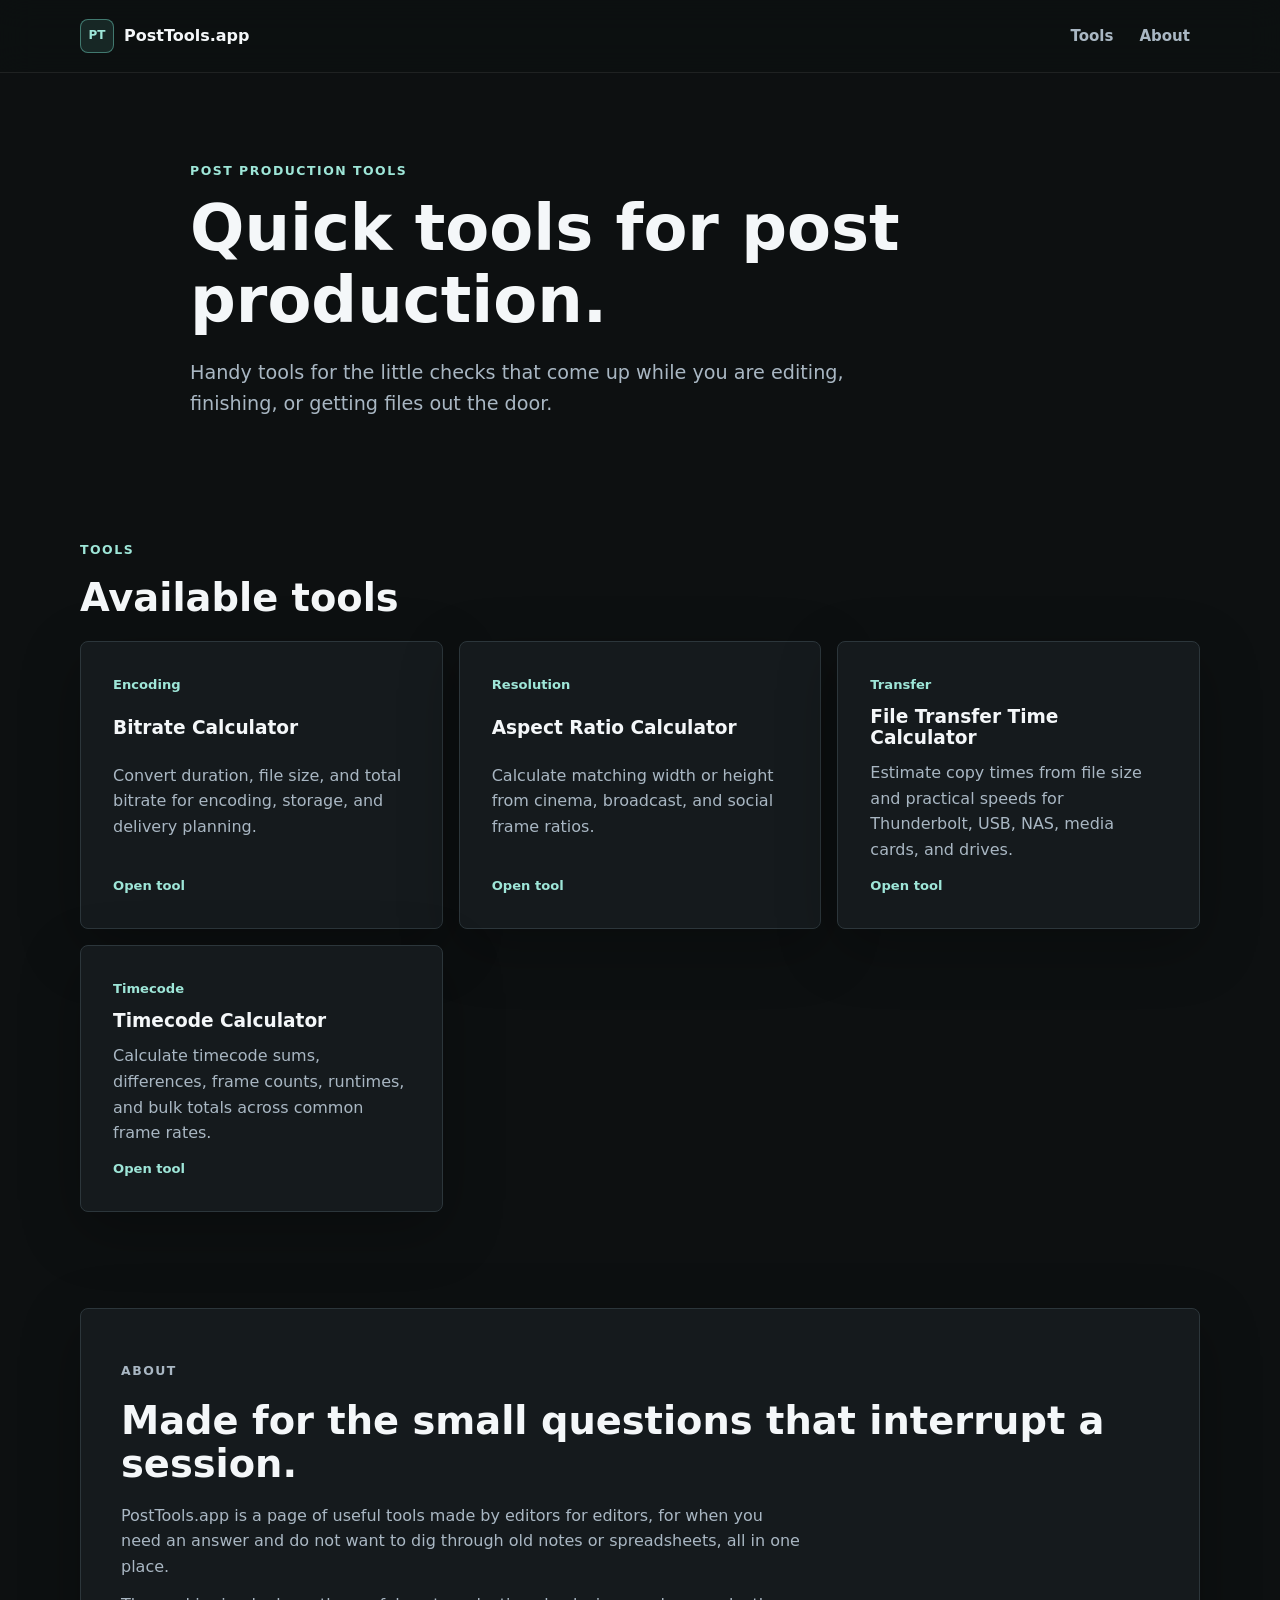
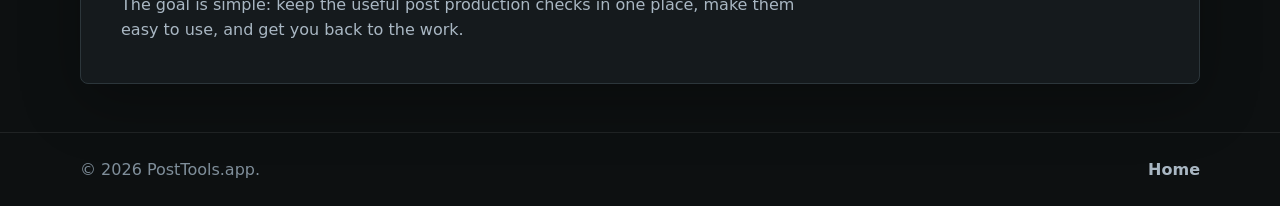
<file: index.html>
<!doctype html>
<html lang="en">
  <head>
    <meta charset="utf-8">
    <meta name="viewport" content="width=device-width, initial-scale=1">
    <meta name="robots" content="index, follow">
    <meta name="description" content="PostTools.app is a growing collection of handy post production tools for the quick checks that come up during real editing and delivery work.">
    <meta name="application-name" content="PostTools.app">
    <meta name="theme-color" content="#0d1011">

    <meta property="og:type" content="website">
    <meta property="og:locale" content="en_US">
    <meta property="og:site_name" content="PostTools.app">
    <meta property="og:title" content="PostTools.app | Handy Post Production Tools">
    <meta property="og:description" content="Handy post production tools for the quick checks that come up during real editing and delivery work.">

    <meta name="twitter:card" content="summary">
    <meta name="twitter:title" content="PostTools.app | Handy Post Production Tools">
    <meta name="twitter:description" content="Handy post production tools for the quick checks that come up during real editing and delivery work.">

    <title>PostTools.app | Handy Post Production Tools</title>
    <link rel="stylesheet" href="assets/styles.css">

    <script type="application/ld+json">
      {
        "@context": "https://schema.org",
        "@type": "WebSite",
        "name": "PostTools.app",
        "description": "A growing collection of handy post production tools for the quick checks that come up during real editing and delivery work.",
        "inLanguage": "en"
      }
    </script>
  </head>
  <body>
    <a class="skip-link" href="#tools">Skip to tools</a>

    <header class="site-header">
      <div class="container header-inner">
        <a class="brand" href="index.html" aria-label="PostTools.app home">
          <span class="brand-mark" aria-hidden="true">PT</span>
          <span>PostTools.app</span>
        </a>

        <nav class="site-nav" aria-label="Primary navigation">
          <a href="#tools">Tools</a>
          <a href="#about">About</a>
        </nav>
      </div>
    </header>

    <main>
      <section class="intro-section" aria-labelledby="page-title">
        <div class="container intro-grid">
          <div class="intro-copy">
            <p class="eyebrow">Post production tools</p>
            <h1 id="page-title">Quick tools for post production.</h1>
            <p class="intro-text">
              Handy tools for the little checks that come up while you are editing, finishing, or getting files out the door.
            </p>
          </div>
        </div>
      </section>

      <section class="tools-section" id="tools" aria-labelledby="tools-title">
        <div class="container">
          <div class="section-heading">
            <p class="eyebrow">Tools</p>
            <h2 id="tools-title">Available tools</h2>
          </div>

          <div class="tool-grid">
            <a class="tool-card" href="bitrate-calculator.html">
              <span class="tool-card-label">Encoding</span>
              <h3>Bitrate Calculator</h3>
              <p>Convert duration, file size, and total bitrate for encoding, storage, and delivery planning.</p>
              <span class="tool-card-cta">Open tool</span>
            </a>

            <a class="tool-card" href="aspect-ratio-calculator.html">
              <span class="tool-card-label">Resolution</span>
              <h3>Aspect Ratio Calculator</h3>
              <p>Calculate matching width or height from cinema, broadcast, and social frame ratios.</p>
              <span class="tool-card-cta">Open tool</span>
            </a>

            <a class="tool-card" href="file-transfer-time-calculator.html">
              <span class="tool-card-label">Transfer</span>
              <h3>File Transfer Time Calculator</h3>
              <p>Estimate copy times from file size and practical speeds for Thunderbolt, USB, NAS, media cards, and drives.</p>
              <span class="tool-card-cta">Open tool</span>
            </a>

            <a class="tool-card" href="timecode-calculator.html">
              <span class="tool-card-label">Timecode</span>
              <h3>Timecode Calculator</h3>
              <p>Calculate timecode sums, differences, frame counts, runtimes, and bulk totals across common frame rates.</p>
              <span class="tool-card-cta">Open tool</span>
            </a>
          </div>
        </div>
      </section>

      <section class="about-section" id="about" aria-labelledby="about-title">
        <div class="container about-card">
          <p class="eyebrow">About</p>
          <h2 id="about-title">Made for the small questions that interrupt a session.</h2>
          <div class="about-copy">
            <p>
              PostTools.app is a page of useful tools made by editors for editors, for when you need an answer
              and do not want to dig through old notes or spreadsheets, all in one place.
            </p>
            <p>
              The goal is simple: keep the useful post production checks in one place, make them easy to use,
              and get you back to the work.
            </p>
          </div>
        </div>
      </section>
    </main>

    <footer class="site-footer">
      <div class="container footer-inner">
        <p>&copy; 2026 PostTools.app.</p>
        <a href="index.html" aria-label="Back to PostTools.app home">Home</a>
      </div>
    </footer>
  </body>
</html>
</file>
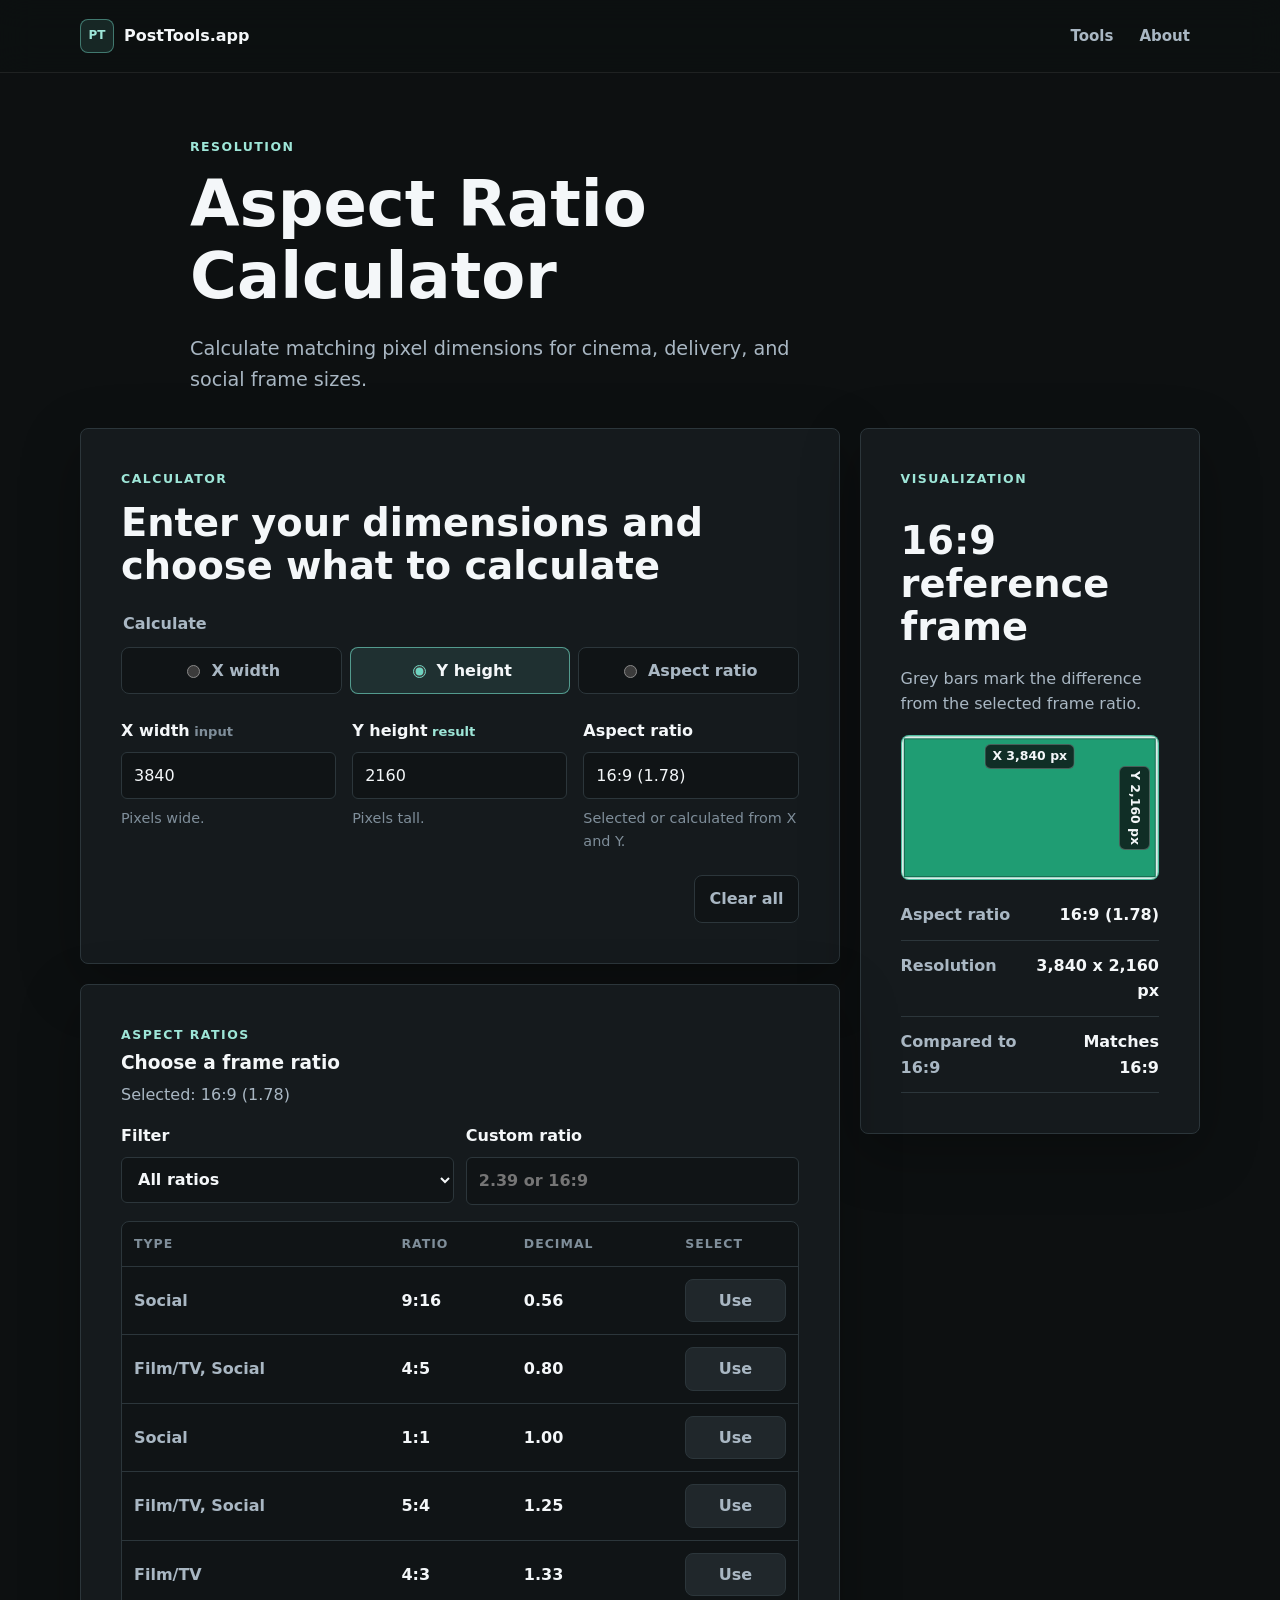
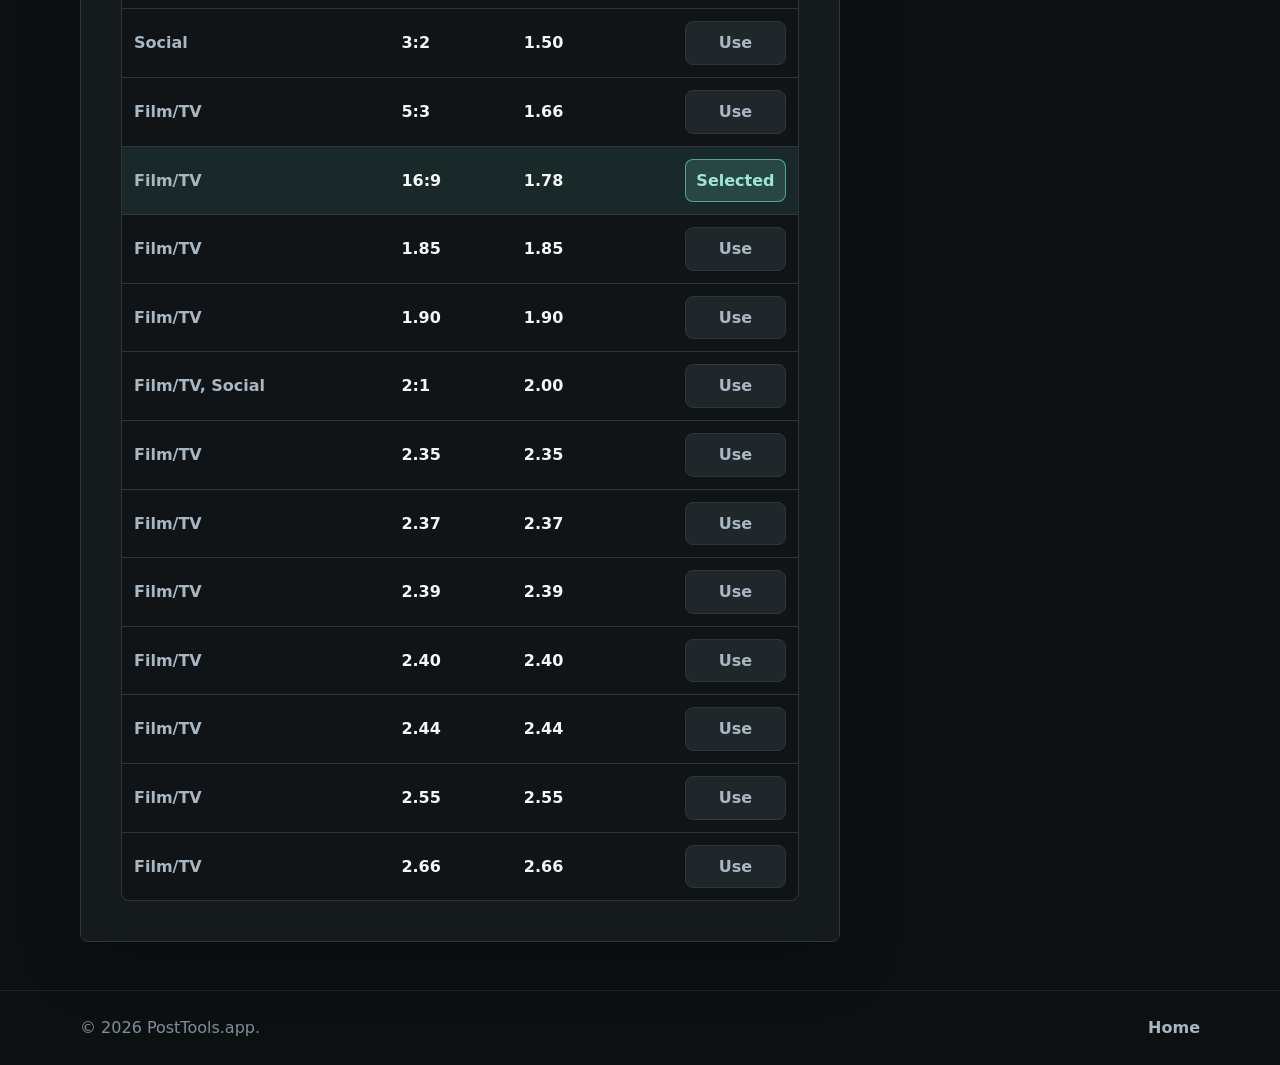
<file: aspect-ratio-calculator.html>
<!doctype html>
<html lang="en">
  <head>
    <meta charset="utf-8">
    <meta name="viewport" content="width=device-width, initial-scale=1">
    <meta name="robots" content="index, follow">
    <meta name="description" content="Calculate resolution width or height from common cinema, broadcast, and social media aspect ratios.">
    <meta name="theme-color" content="#0d1011">

    <meta property="og:type" content="website">
    <meta property="og:site_name" content="PostTools.app">
    <meta property="og:title" content="Aspect Ratio Calculator | PostTools.app">
    <meta property="og:description" content="Calculate matching width or height from common frame aspect ratios.">

    <meta name="twitter:card" content="summary">
    <meta name="twitter:title" content="Aspect Ratio Calculator | PostTools.app">
    <meta name="twitter:description" content="Calculate matching width or height from common frame aspect ratios.">

    <title>Aspect Ratio Calculator | PostTools.app</title>
    <link rel="stylesheet" href="assets/styles.css">
    <script defer src="assets/aspect-ratio-calculator.js"></script>

    <script type="application/ld+json">
      {
        "@context": "https://schema.org",
        "@type": "WebApplication",
        "name": "Aspect Ratio Calculator",
        "applicationCategory": "MultimediaApplication",
        "operatingSystem": "Any",
        "description": "Calculate resolution width or height from common cinema, broadcast, and social media aspect ratios.",
        "inLanguage": "en"
      }
    </script>
  </head>
  <body>
    <a class="skip-link" href="#calculator">Skip to calculator</a>

    <header class="site-header">
      <div class="container header-inner">
        <a class="brand" href="index.html" aria-label="PostTools.app home">
          <span class="brand-mark" aria-hidden="true">PT</span>
          <span>PostTools.app</span>
        </a>

        <nav class="site-nav" aria-label="Primary navigation">
          <a href="index.html#tools">Tools</a>
          <a href="index.html#about">About</a>
        </nav>
      </div>
    </header>

    <main>
      <section class="intro-section tool-intro" aria-labelledby="page-title">
        <div class="container intro-grid">
          <div class="intro-copy">
            <p class="eyebrow">Resolution</p>
            <h1 id="page-title">Aspect Ratio Calculator</h1>
            <p class="intro-text">
              Calculate matching pixel dimensions for cinema, delivery, and social frame sizes.
            </p>
          </div>
        </div>
      </section>

      <section class="calculator-section" id="calculator" aria-labelledby="calculator-title">
        <form class="container calculator-layout aspect-layout" id="aspect-ratio-form">
          <section class="calculator-card aspect-calculator-card">
            <div class="calculator-heading">
              <div>
                <p class="eyebrow">Calculator</p>
                <h2 id="calculator-title">Enter your dimensions and choose what to calculate</h2>
              </div>
            </div>

            <fieldset class="solve-options aspect-solve-options">
              <legend>Calculate</legend>
              <label>
                <input type="radio" name="solve-for" value="width">
                <span>X width</span>
              </label>
              <label>
                <input type="radio" name="solve-for" value="height" checked>
                <span>Y height</span>
              </label>
              <label>
                <input type="radio" name="solve-for" value="ratio">
                <span>Aspect ratio</span>
              </label>
            </fieldset>

            <div class="dimension-grid">
              <div class="field-card" data-field="width">
                <label for="width-value">X width</label>
                <input id="width-value" name="width" type="text" inputmode="numeric" autocomplete="off" value="3840">
                <p>Pixels wide.</p>
              </div>

              <div class="field-card" data-field="height">
                <label for="height-value">Y height</label>
                <input id="height-value" name="height" type="text" inputmode="numeric" autocomplete="off">
                <p>Pixels tall.</p>
              </div>

              <div class="field-card" data-field="ratio">
                <label for="ratio-value">Aspect ratio</label>
                <input id="ratio-value" name="ratio" type="text" autocomplete="off" readonly>
                <p>Selected or calculated from X and Y.</p>
              </div>
            </div>

            <div class="calculator-actions">
              <button class="button secondary-button" type="button" id="aspect-clear-button">Clear all</button>
            </div>
          </section>

          <section class="result-card visualization-card" aria-labelledby="visualization-title" aria-live="polite" aria-atomic="true">
            <p class="eyebrow">Visualization</p>
            <h2 id="visualization-title">16:9 reference frame</h2>
            <p class="visualization-copy">Grey bars mark the difference from the selected frame ratio.</p>

            <div class="visual-stage">
              <div class="reference-frame" id="aspect-visual-frame" role="img" aria-label="16:9 reference with a 16:9 selected frame at 3840 by 2160 pixels.">
                <div class="visual-bar visual-bar-top" aria-hidden="true"></div>
                <div class="visual-bar visual-bar-right" aria-hidden="true"></div>
                <div class="visual-bar visual-bar-bottom" aria-hidden="true"></div>
                <div class="visual-bar visual-bar-left" aria-hidden="true"></div>
                <div class="target-frame" aria-hidden="true"></div>
                <span class="visual-dimension visual-dimension-x" id="visual-x-label">X 3840 px</span>
                <span class="visual-dimension visual-dimension-y" id="visual-y-label">Y 2160 px</span>
              </div>
            </div>

            <dl class="result-list visualization-results">
              <div>
                <dt>Aspect ratio</dt>
                <dd id="result-ratio">16:9 (1.78)</dd>
              </div>
              <div>
                <dt>Resolution</dt>
                <dd id="result-resolution">3840 x 2160 px</dd>
              </div>
              <div>
                <dt>Compared to 16:9</dt>
                <dd id="result-comparison">Matches 16:9</dd>
              </div>
            </dl>
          </section>

          <section class="calculator-card ratio-card">
            <section class="ratio-picker" aria-labelledby="ratio-picker-title">
              <div class="ratio-picker-heading">
                <p class="eyebrow">Aspect ratios</p>
                <h3 id="ratio-picker-title">Choose a frame ratio</h3>
                <p id="selected-ratio-summary">Selected: 16:9 (1.78)</p>
              </div>

              <div class="ratio-controls">
                <div class="ratio-filter">
                  <label for="ratio-filter">
                    Filter
                    <select id="ratio-filter" name="ratio-filter">
                      <option value="">All ratios</option>
                      <option value="film-tv">Film/TV</option>
                      <option value="social">Social</option>
                    </select>
                  </label>
                </div>

                <div class="custom-ratio">
                  <label for="custom-ratio-value">
                    Custom ratio
                    <input id="custom-ratio-value" name="custom-ratio" type="text" inputmode="decimal" autocomplete="off" placeholder="2.39 or 16:9">
                  </label>
                </div>
              </div>

              <div class="ratio-table-wrap">
                <table class="ratio-table">
                  <thead>
                    <tr>
                      <th scope="col">Type</th>
                      <th scope="col">Ratio</th>
                      <th scope="col">Decimal</th>
                      <th scope="col">Select</th>
                    </tr>
                  </thead>
                  <tbody>
                    <tr data-ratio-group="social">
                      <td>Social</td>
                      <td>9:16</td>
                      <td>0.56</td>
                      <td><button class="ratio-table-button" type="button" data-ratio-id="social-9-16" data-ratio="0.5625" data-ratio-label="9:16" data-decimal-label="0.56">Use</button></td>
                    </tr>
                    <tr data-ratio-group="film-tv social">
                      <td>Film/TV, Social</td>
                      <td>4:5</td>
                      <td>0.80</td>
                      <td><button class="ratio-table-button" type="button" data-ratio-id="shared-4-5" data-ratio="0.8" data-ratio-label="4:5" data-decimal-label="0.80">Use</button></td>
                    </tr>
                    <tr data-ratio-group="social">
                      <td>Social</td>
                      <td>1:1</td>
                      <td>1.00</td>
                      <td><button class="ratio-table-button" type="button" data-ratio-id="social-1-1" data-ratio="1" data-ratio-label="1:1" data-decimal-label="1.00">Use</button></td>
                    </tr>
                    <tr data-ratio-group="film-tv social">
                      <td>Film/TV, Social</td>
                      <td>5:4</td>
                      <td>1.25</td>
                      <td><button class="ratio-table-button" type="button" data-ratio-id="shared-5-4" data-ratio="1.25" data-ratio-label="5:4" data-decimal-label="1.25">Use</button></td>
                    </tr>
                    <tr data-ratio-group="film-tv">
                      <td>Film/TV</td>
                      <td>4:3</td>
                      <td>1.33</td>
                      <td><button class="ratio-table-button" type="button" data-ratio-id="film-tv-4-3" data-ratio="1.3333333333" data-ratio-label="4:3" data-decimal-label="1.33">Use</button></td>
                    </tr>
                    <tr data-ratio-group="social">
                      <td>Social</td>
                      <td>3:2</td>
                      <td>1.50</td>
                      <td><button class="ratio-table-button" type="button" data-ratio-id="social-3-2" data-ratio="1.5" data-ratio-label="3:2" data-decimal-label="1.50">Use</button></td>
                    </tr>
                    <tr data-ratio-group="film-tv">
                      <td>Film/TV</td>
                      <td>5:3</td>
                      <td>1.66</td>
                      <td><button class="ratio-table-button" type="button" data-ratio-id="film-tv-5-3" data-ratio="1.6666666667" data-ratio-label="5:3" data-decimal-label="1.66">Use</button></td>
                    </tr>
                    <tr data-ratio-group="film-tv">
                      <td>Film/TV</td>
                      <td>16:9</td>
                      <td>1.78</td>
                      <td><button class="ratio-table-button is-selected" type="button" data-ratio-id="film-tv-16-9" data-ratio="1.7777777778" data-ratio-label="16:9" data-decimal-label="1.78" aria-pressed="true">Selected</button></td>
                    </tr>
                    <tr data-ratio-group="film-tv">
                      <td>Film/TV</td>
                      <td>1.85</td>
                      <td>1.85</td>
                      <td><button class="ratio-table-button" type="button" data-ratio-id="film-tv-1-85" data-ratio="1.85" data-ratio-label="1.85" data-decimal-label="1.85">Use</button></td>
                    </tr>
                    <tr data-ratio-group="film-tv">
                      <td>Film/TV</td>
                      <td>1.90</td>
                      <td>1.90</td>
                      <td><button class="ratio-table-button" type="button" data-ratio-id="film-tv-1-90" data-ratio="1.9" data-ratio-label="1.90" data-decimal-label="1.90">Use</button></td>
                    </tr>
                    <tr data-ratio-group="film-tv social">
                      <td>Film/TV, Social</td>
                      <td>2:1</td>
                      <td>2.00</td>
                      <td><button class="ratio-table-button" type="button" data-ratio-id="shared-2-1" data-ratio="2" data-ratio-label="2:1" data-decimal-label="2.00">Use</button></td>
                    </tr>
                    <tr data-ratio-group="film-tv">
                      <td>Film/TV</td>
                      <td>2.35</td>
                      <td>2.35</td>
                      <td><button class="ratio-table-button" type="button" data-ratio-id="film-tv-2-35" data-ratio="2.35" data-ratio-label="2.35" data-decimal-label="2.35">Use</button></td>
                    </tr>
                    <tr data-ratio-group="film-tv">
                      <td>Film/TV</td>
                      <td>2.37</td>
                      <td>2.37</td>
                      <td><button class="ratio-table-button" type="button" data-ratio-id="film-tv-2-37" data-ratio="2.37" data-ratio-label="2.37" data-decimal-label="2.37">Use</button></td>
                    </tr>
                    <tr data-ratio-group="film-tv">
                      <td>Film/TV</td>
                      <td>2.39</td>
                      <td>2.39</td>
                      <td><button class="ratio-table-button" type="button" data-ratio-id="film-tv-2-39" data-ratio="2.39" data-ratio-label="2.39" data-decimal-label="2.39">Use</button></td>
                    </tr>
                    <tr data-ratio-group="film-tv">
                      <td>Film/TV</td>
                      <td>2.40</td>
                      <td>2.40</td>
                      <td><button class="ratio-table-button" type="button" data-ratio-id="film-tv-2-40" data-ratio="2.4" data-ratio-label="2.40" data-decimal-label="2.40">Use</button></td>
                    </tr>
                    <tr data-ratio-group="film-tv">
                      <td>Film/TV</td>
                      <td>2.44</td>
                      <td>2.44</td>
                      <td><button class="ratio-table-button" type="button" data-ratio-id="film-tv-2-44" data-ratio="2.44" data-ratio-label="2.44" data-decimal-label="2.44">Use</button></td>
                    </tr>
                    <tr data-ratio-group="film-tv">
                      <td>Film/TV</td>
                      <td>2.55</td>
                      <td>2.55</td>
                      <td><button class="ratio-table-button" type="button" data-ratio-id="film-tv-2-55" data-ratio="2.55" data-ratio-label="2.55" data-decimal-label="2.55">Use</button></td>
                    </tr>
                    <tr data-ratio-group="film-tv">
                      <td>Film/TV</td>
                      <td>2.66</td>
                      <td>2.66</td>
                      <td><button class="ratio-table-button" type="button" data-ratio-id="film-tv-2-66" data-ratio="2.66" data-ratio-label="2.66" data-decimal-label="2.66">Use</button></td>
                    </tr>
                  </tbody>
                </table>
              </div>
            </section>
          </section>
        </form>
      </section>
    </main>

    <footer class="site-footer">
      <div class="container footer-inner">
        <p>&copy; 2026 PostTools.app.</p>
        <a href="index.html" aria-label="Back to PostTools.app home">Home</a>
      </div>
    </footer>
  </body>
</html>
</file>
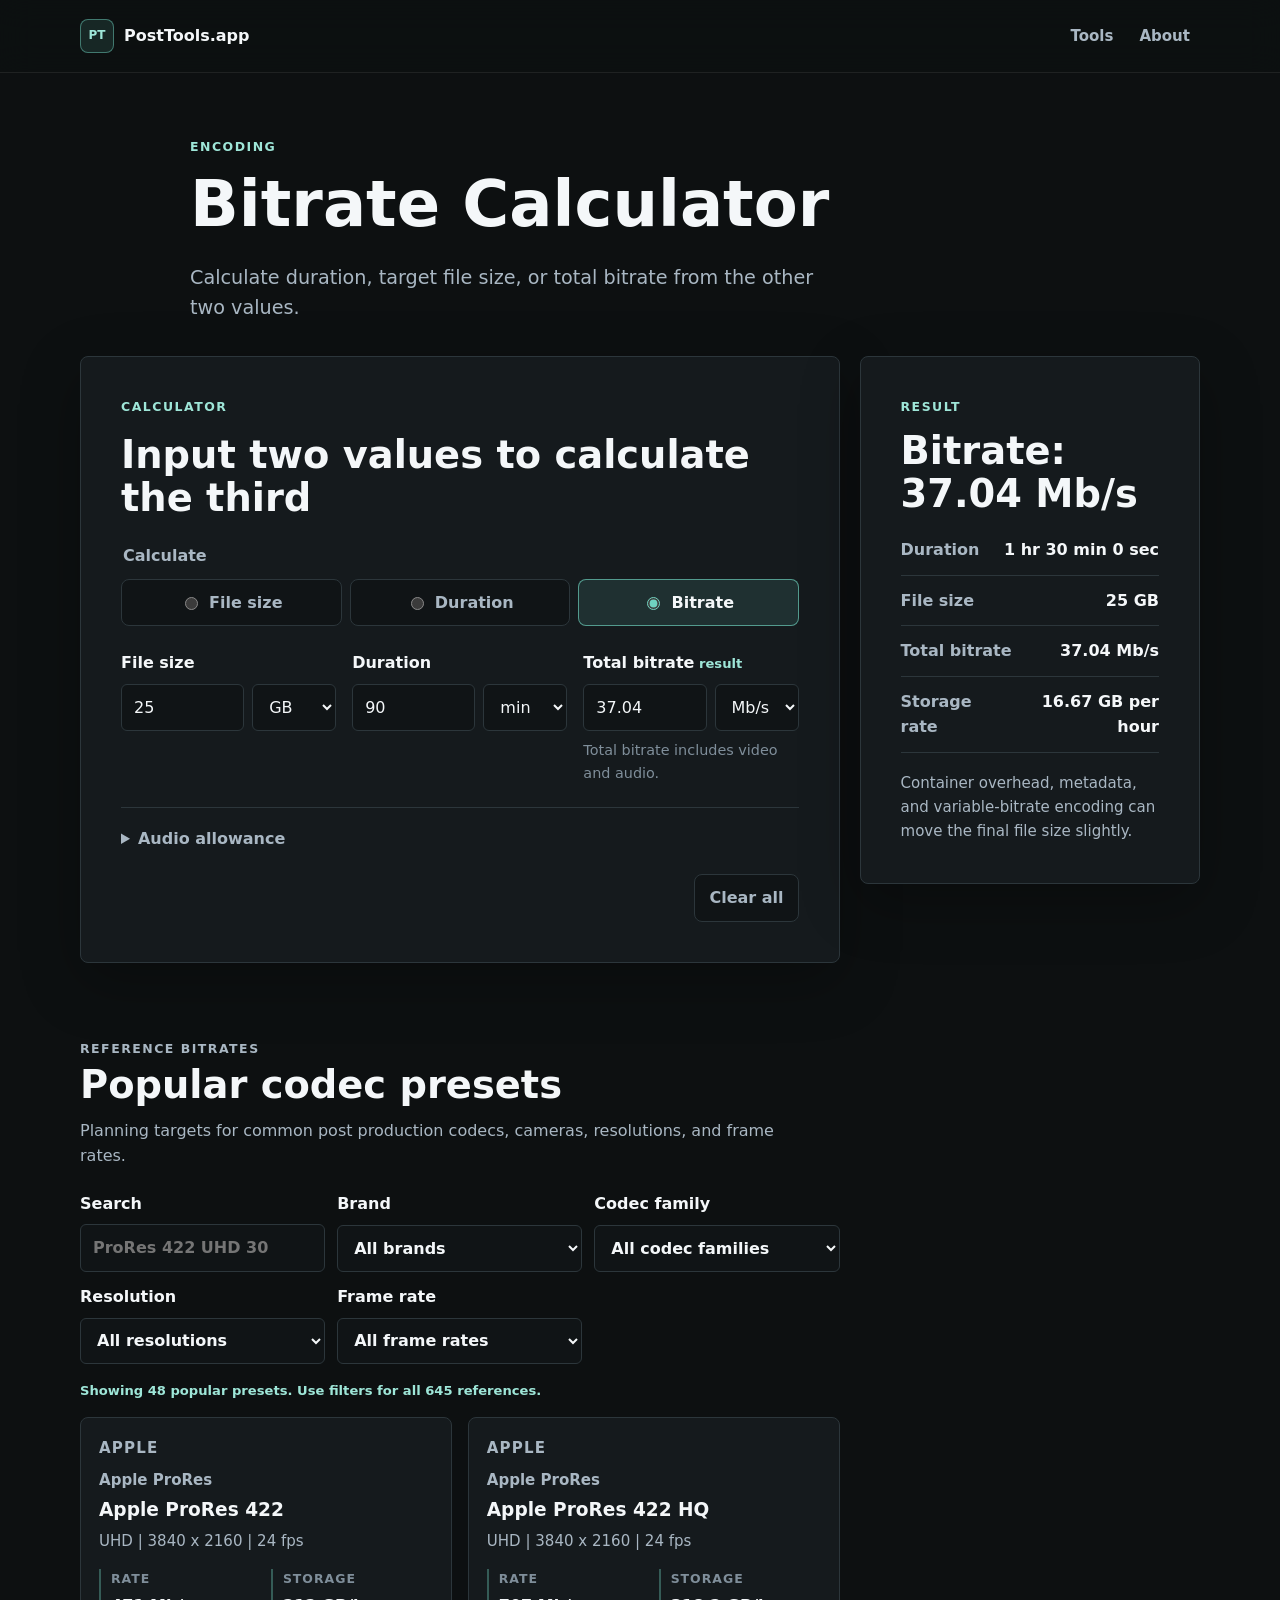
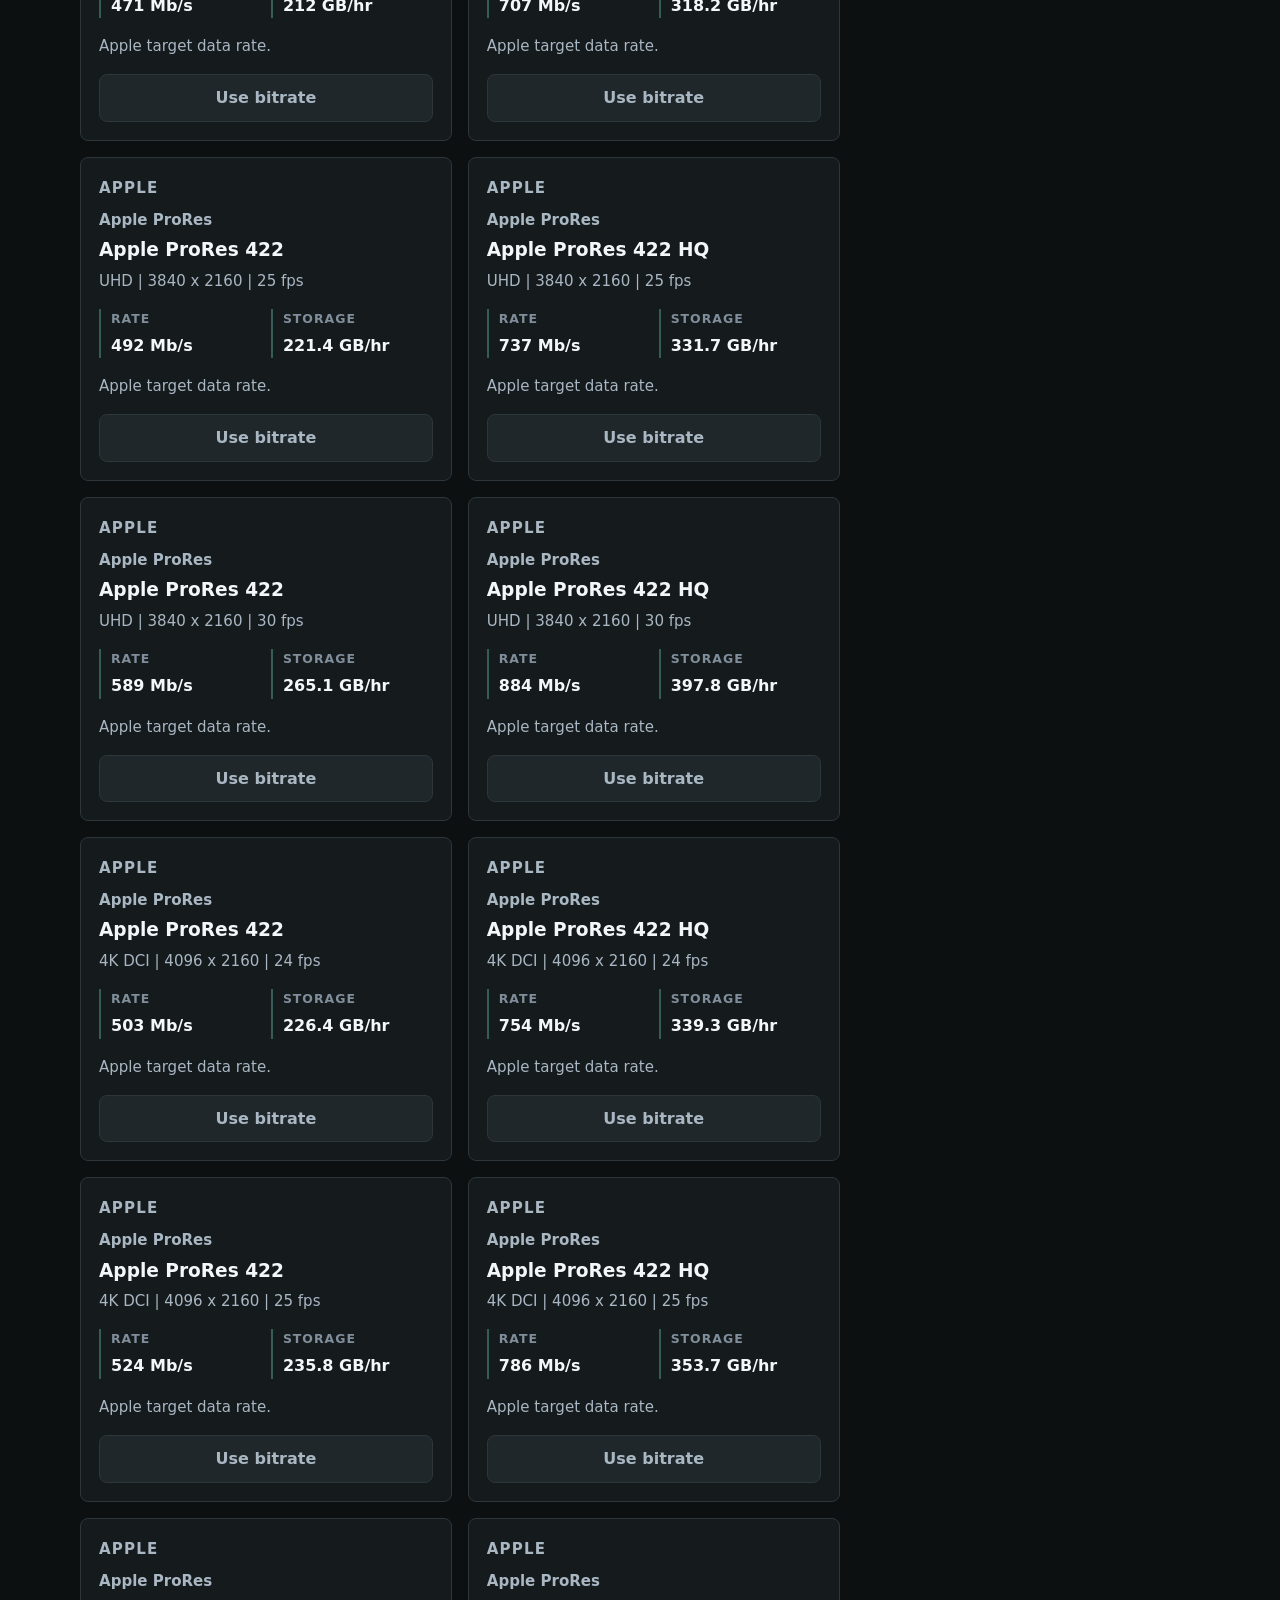
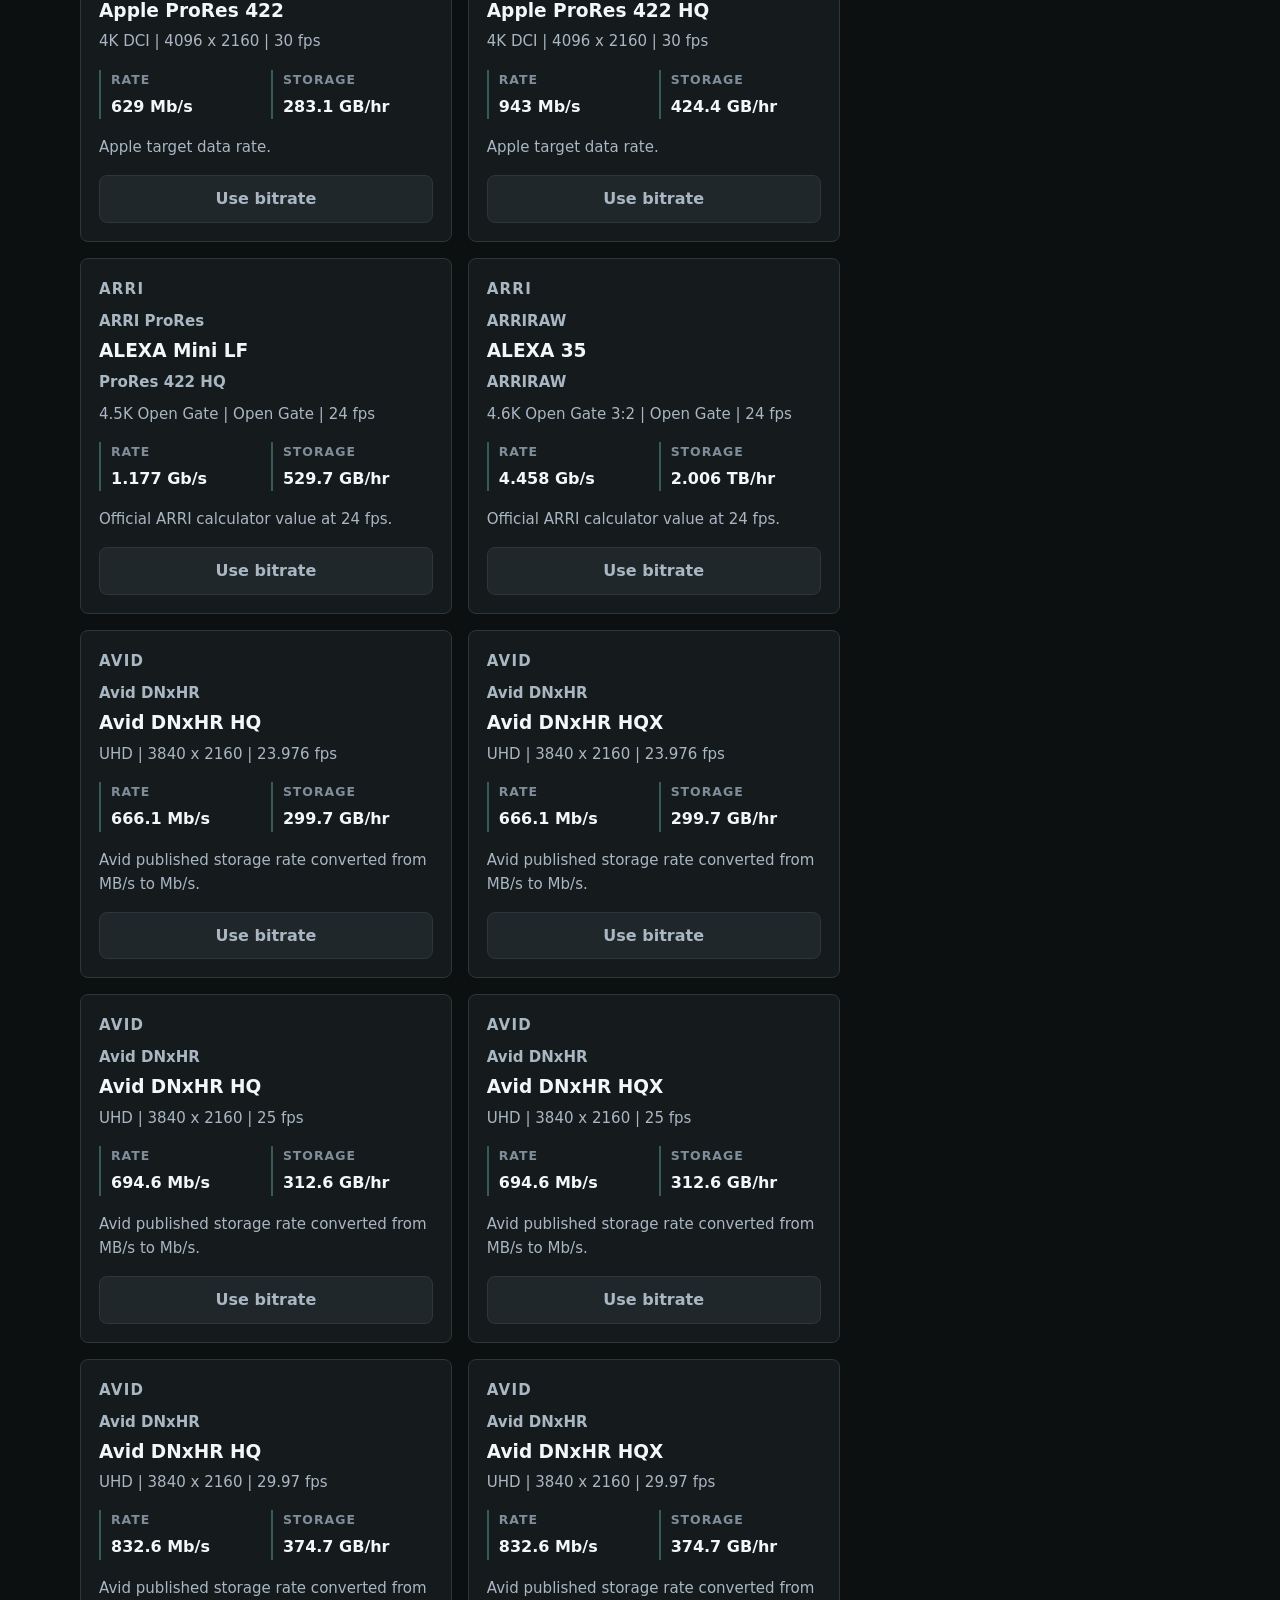
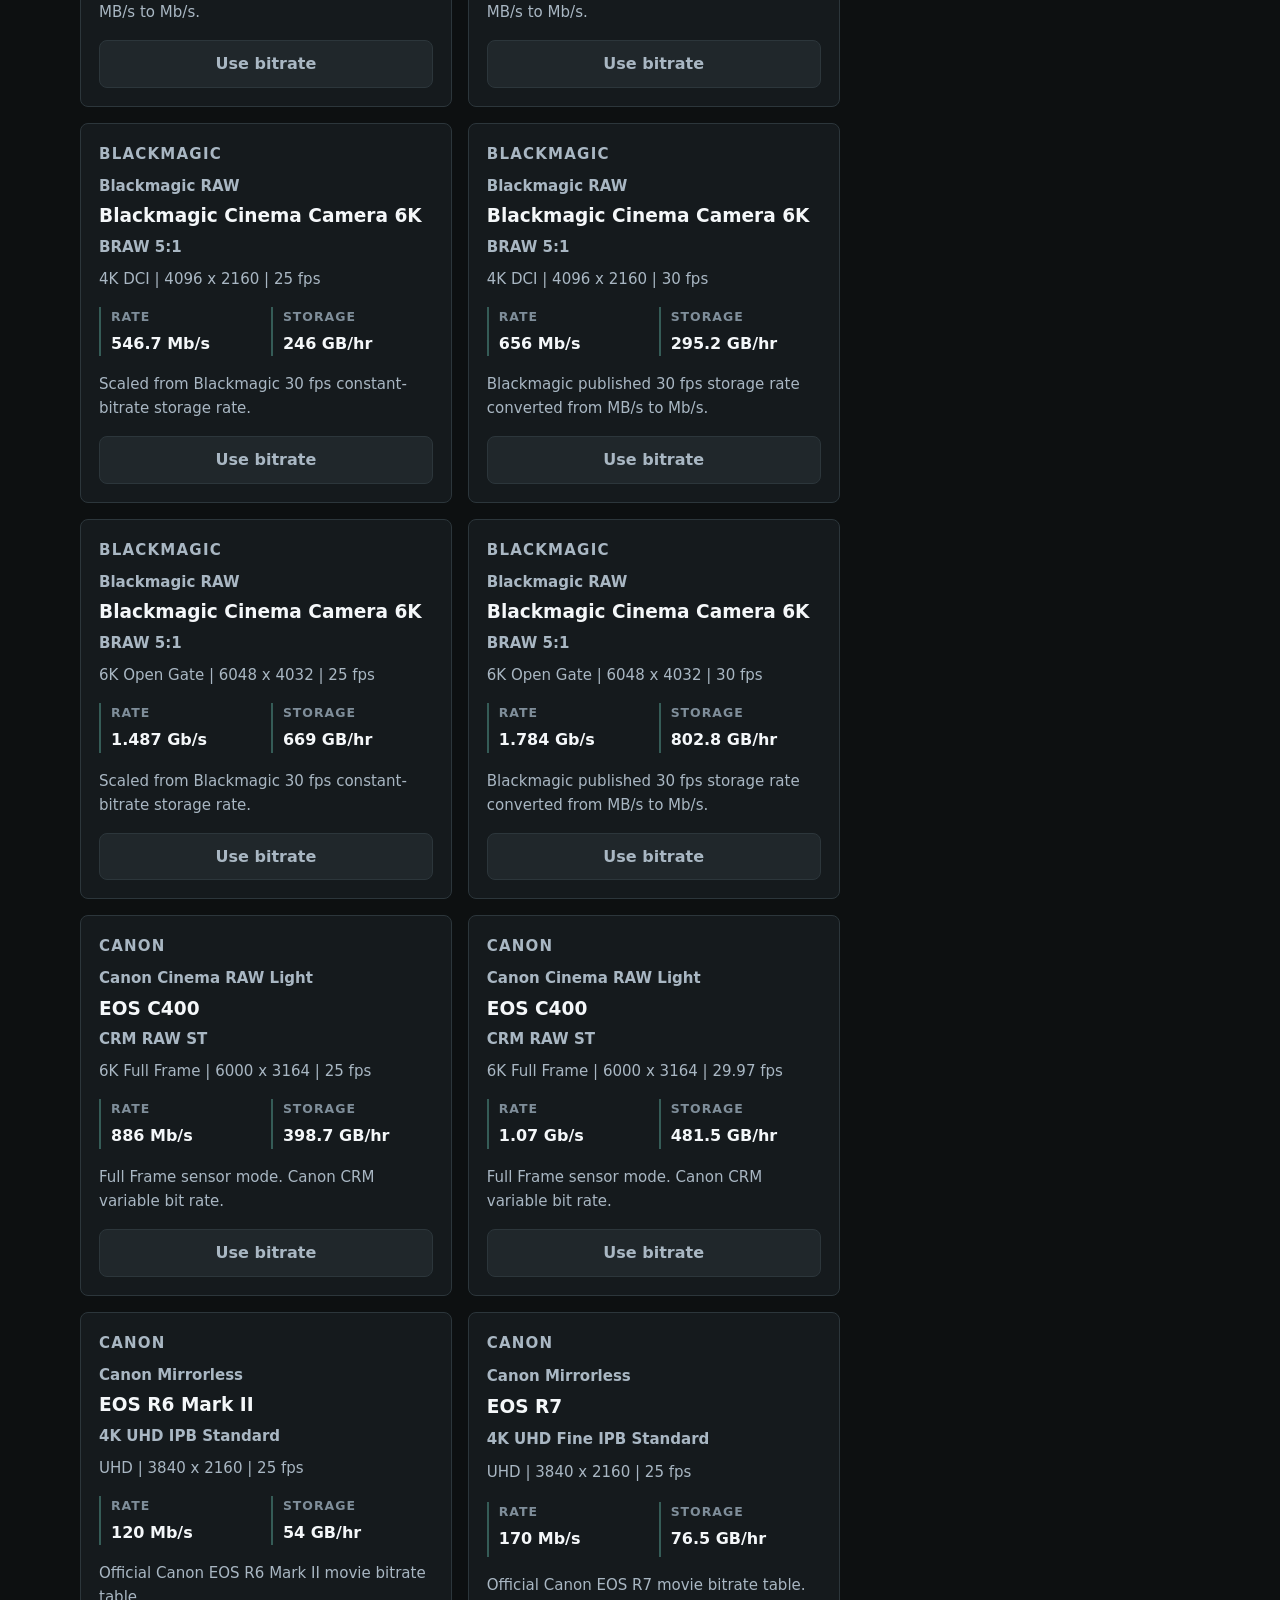
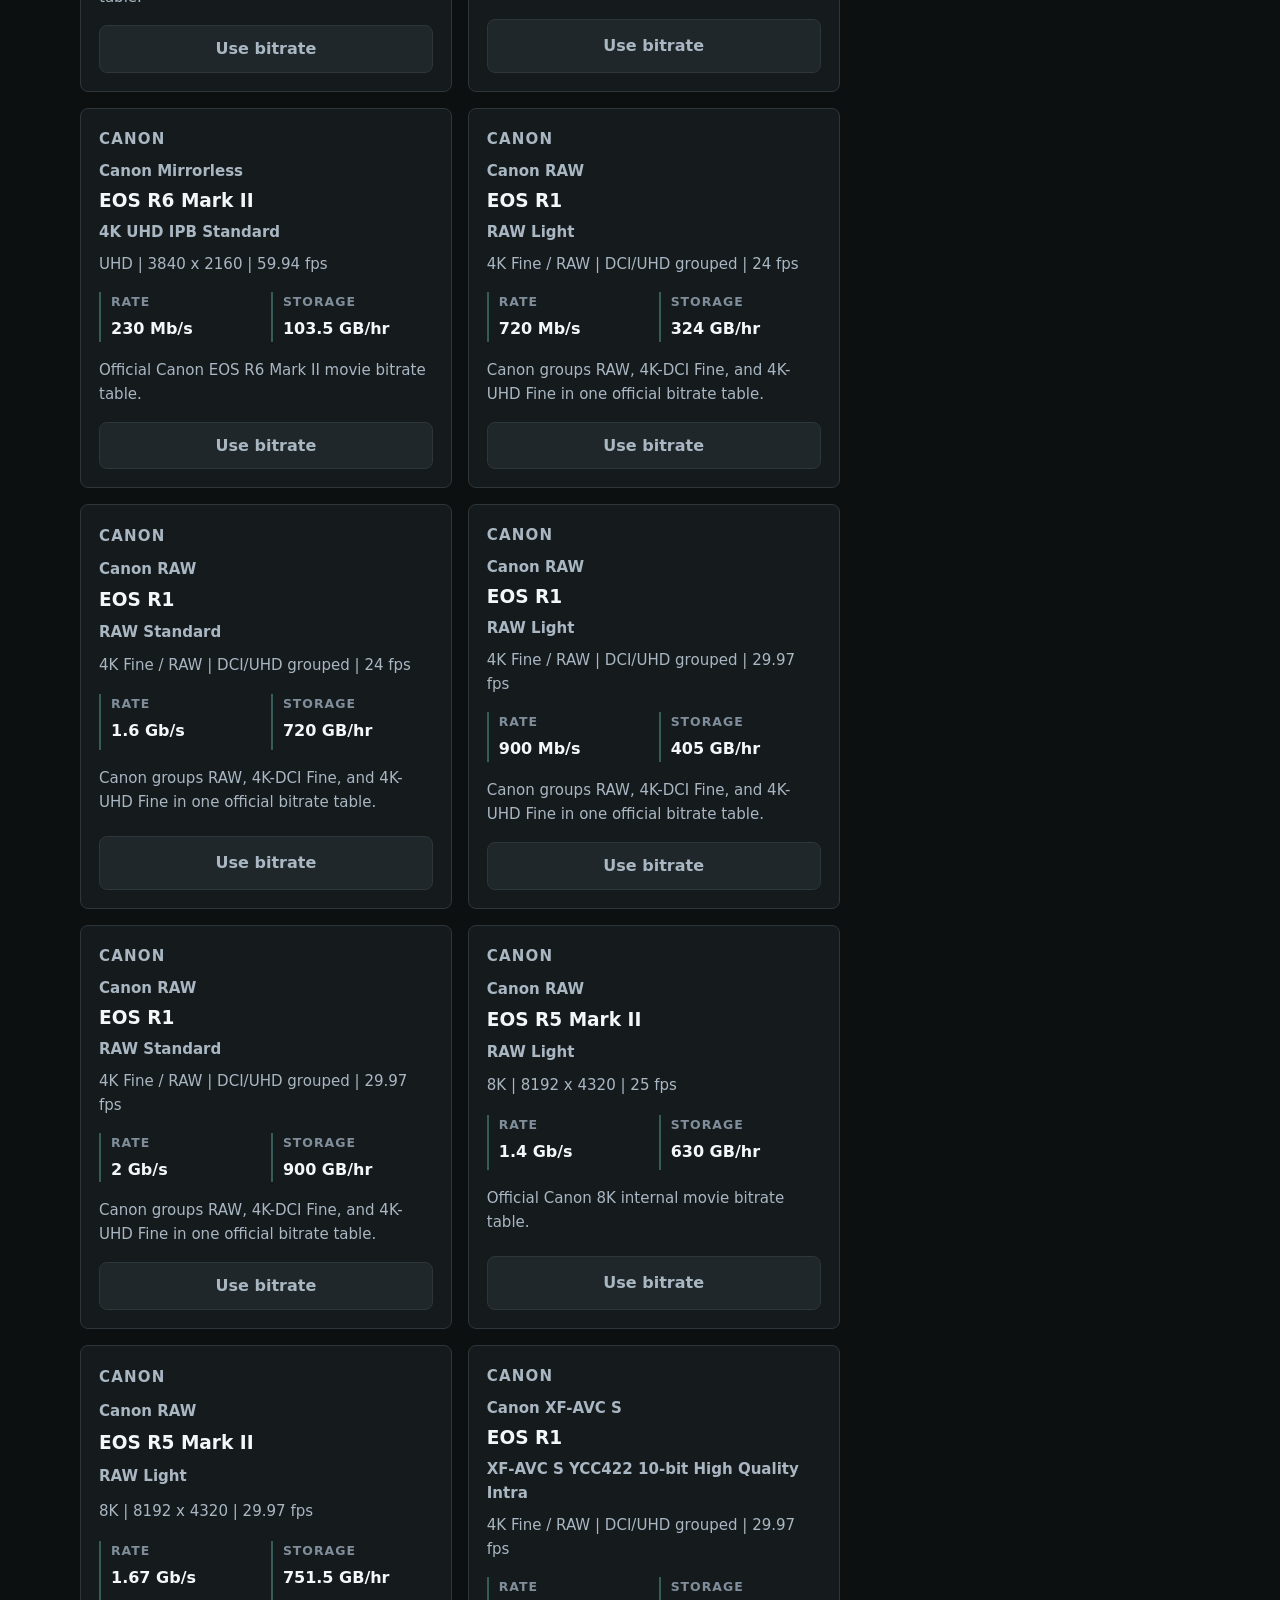
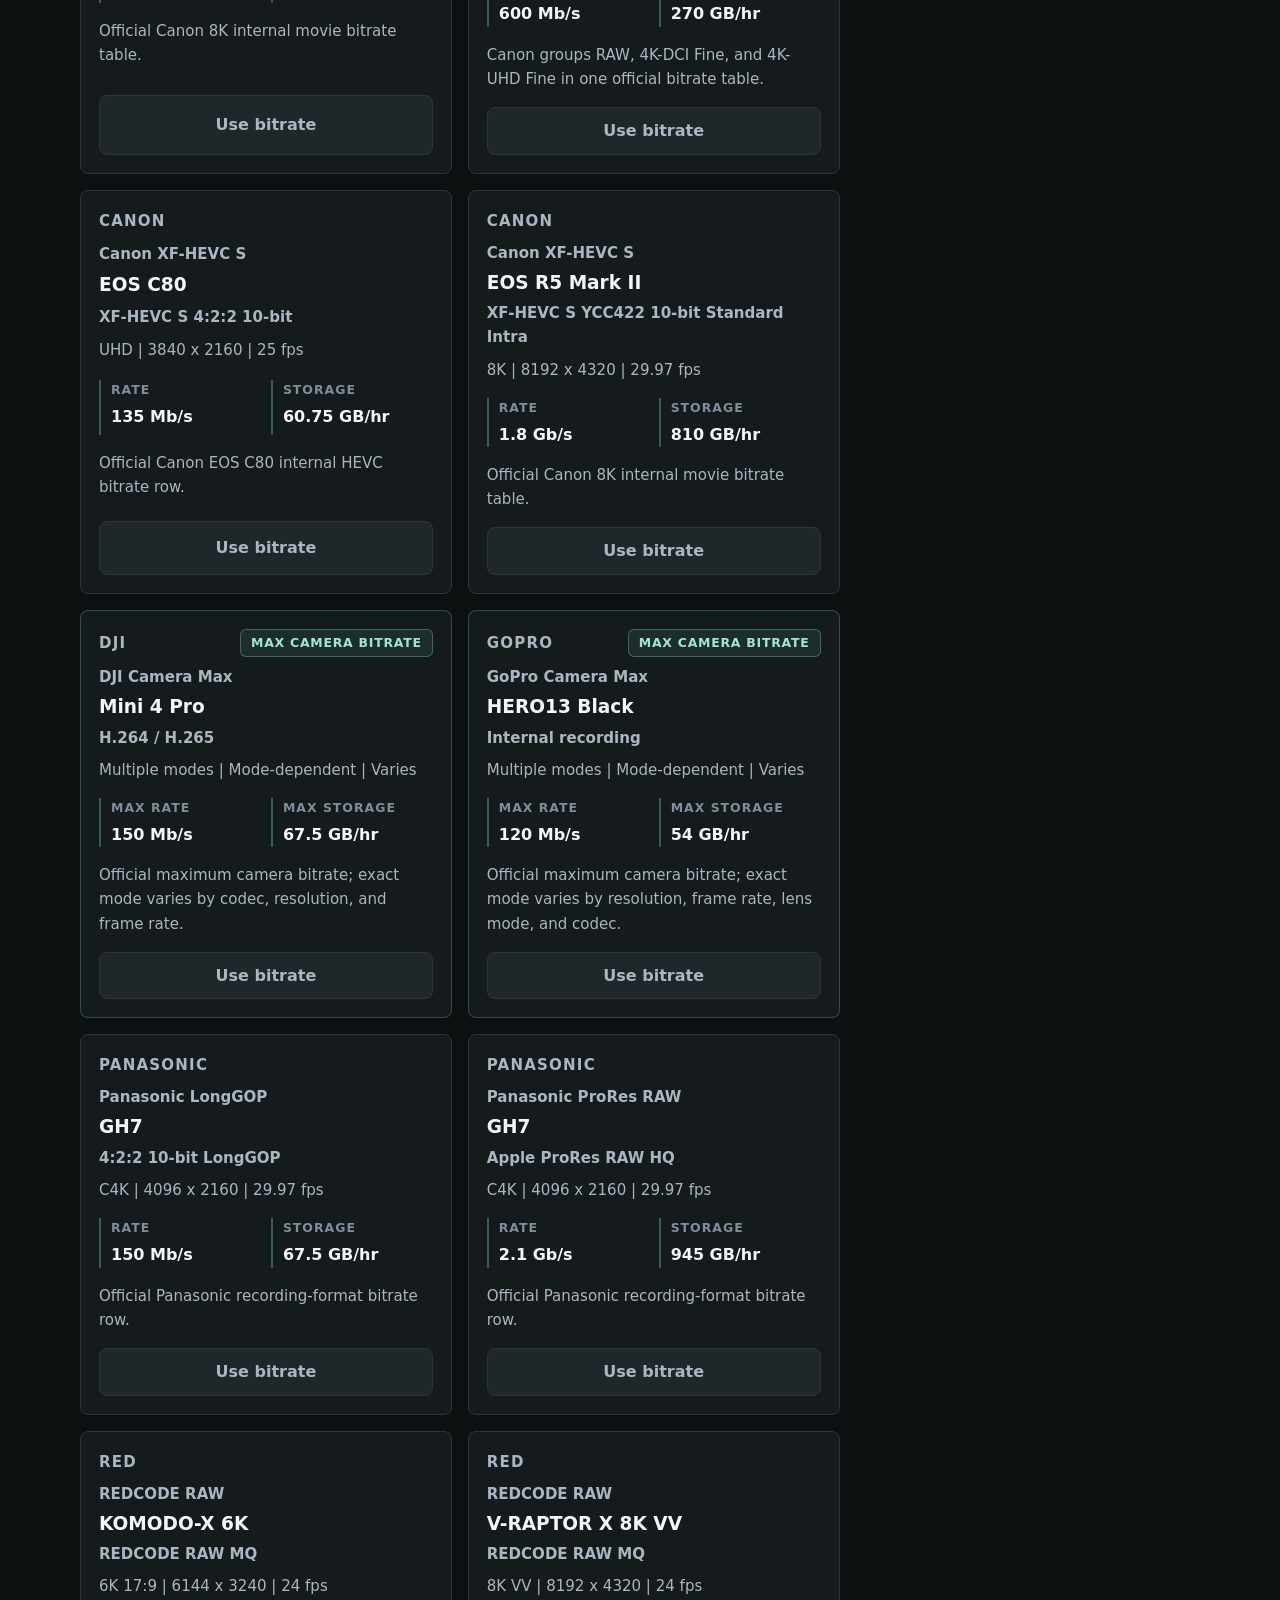
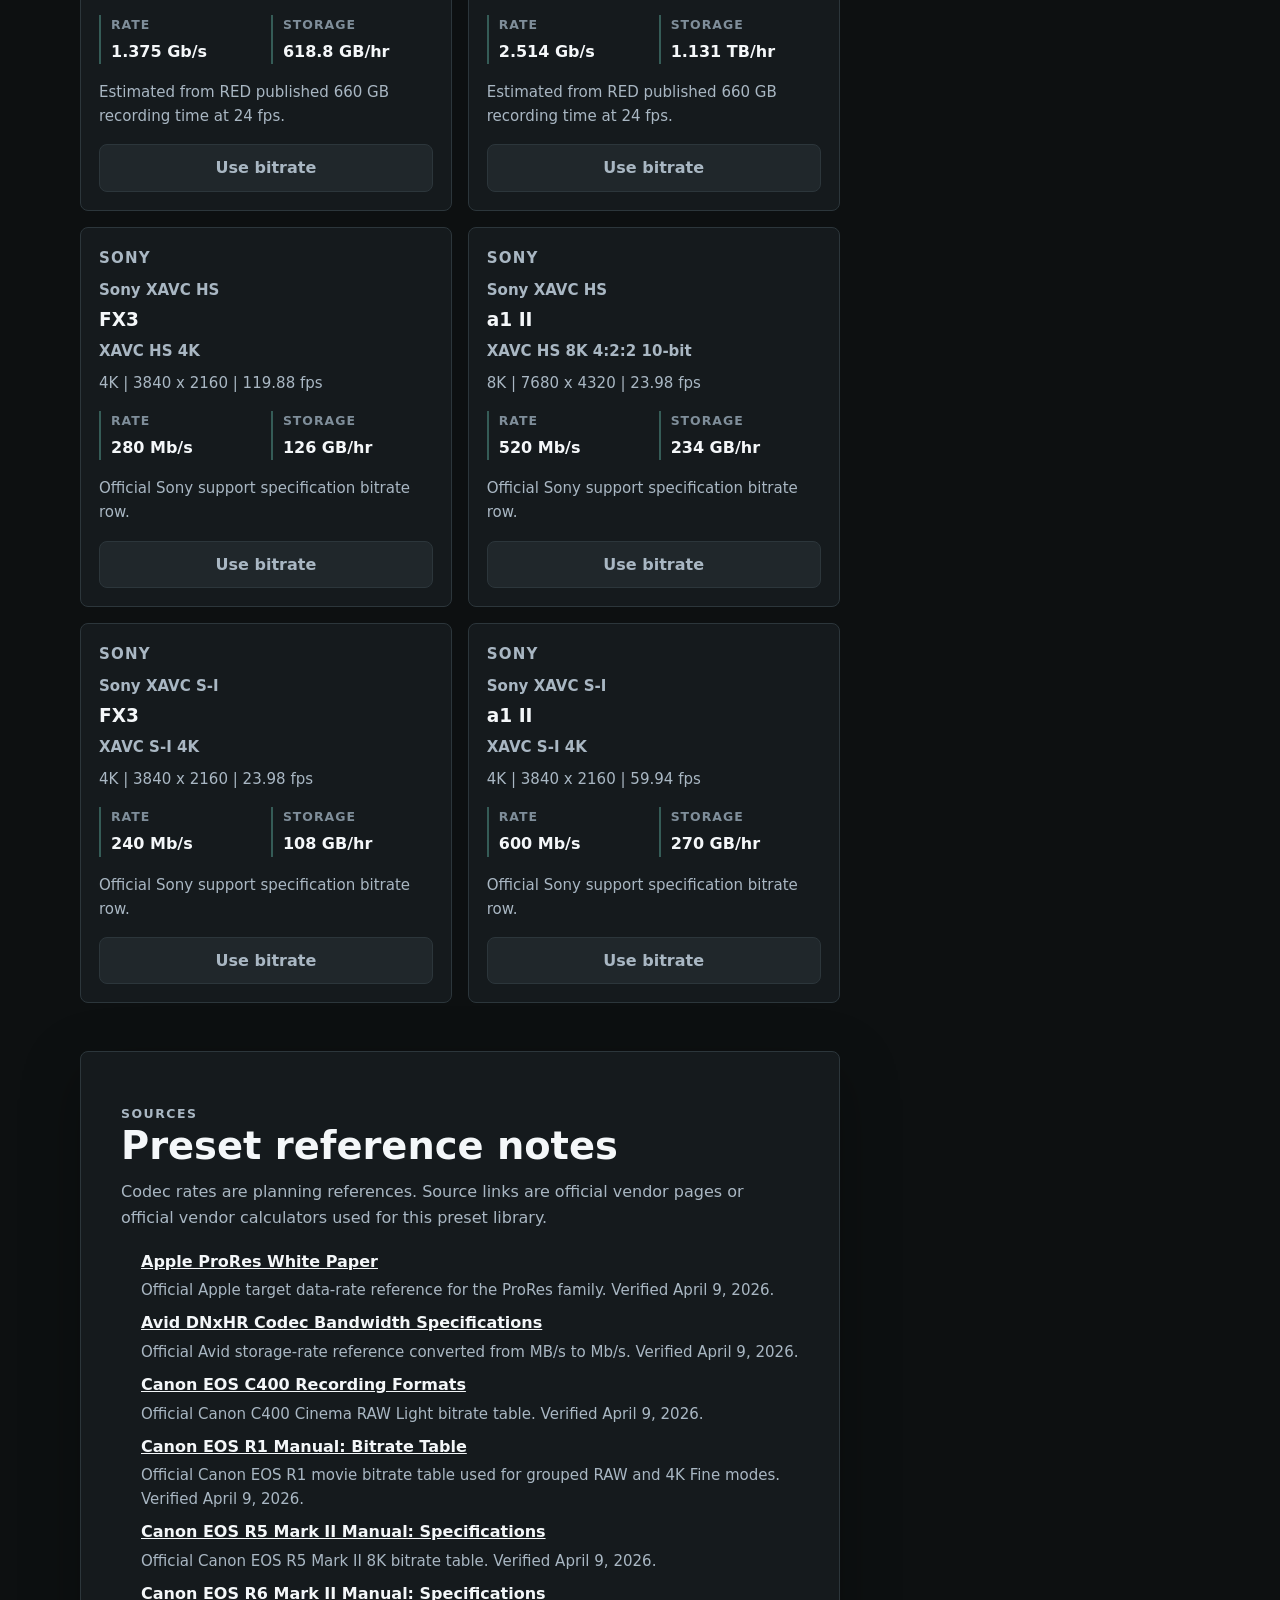
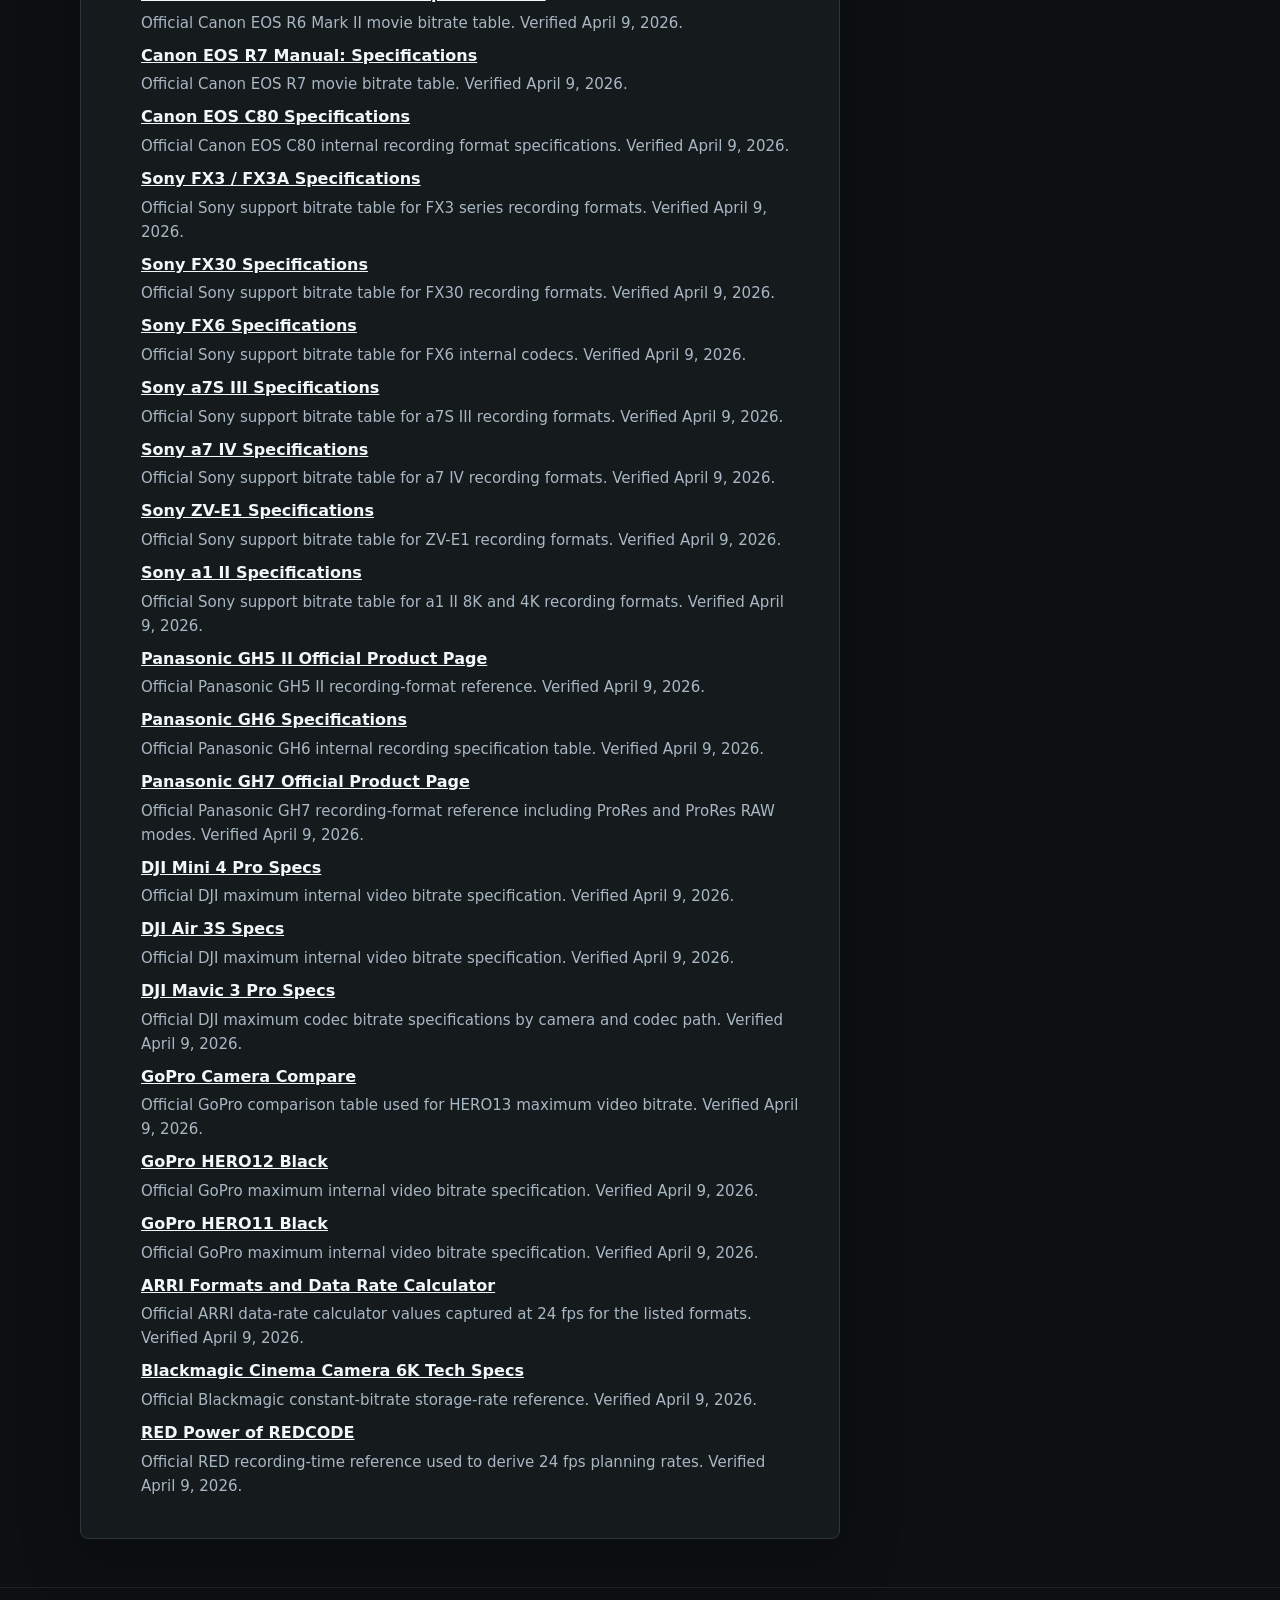
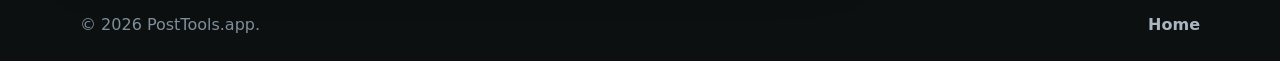
<file: bitrate-calculator.html>
<!doctype html>
<html lang="en">
  <head>
    <meta charset="utf-8">
    <meta name="viewport" content="width=device-width, initial-scale=1">
    <meta name="robots" content="index, follow">
    <meta name="description" content="Calculate video duration, target file size, or total bitrate with verified bitrate presets for Canon, Sony, Panasonic, DJI, GoPro, ARRI, ProRes, DNxHR, Blackmagic RAW, and REDCODE.">
    <meta name="theme-color" content="#0d1011">

    <meta property="og:type" content="website">
    <meta property="og:site_name" content="PostTools.app">
    <meta property="og:title" content="Bitrate Calculator | PostTools.app">
    <meta property="og:description" content="Calculate duration, target file size, or total bitrate for post production and encoding work.">

    <meta name="twitter:card" content="summary">
    <meta name="twitter:title" content="Bitrate Calculator | PostTools.app">
    <meta name="twitter:description" content="Calculate duration, target file size, or total bitrate for post production and encoding work.">

    <title>Bitrate Calculator | PostTools.app</title>
    <link rel="stylesheet" href="assets/styles.css">
    <script defer src="assets/bitrate-calculator.js"></script>

    <script type="application/ld+json">
      {
        "@context": "https://schema.org",
        "@type": "WebApplication",
        "name": "Bitrate Calculator",
        "applicationCategory": "MultimediaApplication",
        "operatingSystem": "Any",
        "description": "Calculate video duration, target file size, or total bitrate for post production and encoding work.",
        "inLanguage": "en"
      }
    </script>
  </head>
  <body>
    <a class="skip-link" href="#calculator">Skip to calculator</a>

    <header class="site-header">
      <div class="container header-inner">
        <a class="brand" href="index.html" aria-label="PostTools.app home">
          <span class="brand-mark" aria-hidden="true">PT</span>
          <span>PostTools.app</span>
        </a>

        <nav class="site-nav" aria-label="Primary navigation">
          <a href="index.html#tools">Tools</a>
          <a href="index.html#about">About</a>
        </nav>
      </div>
    </header>

    <main>
      <section class="intro-section tool-intro" aria-labelledby="page-title">
        <div class="container intro-grid">
          <div class="intro-copy">
            <p class="eyebrow">Encoding</p>
            <h1 id="page-title">Bitrate Calculator</h1>
            <p class="intro-text">
              Calculate duration, target file size, or total bitrate from the other two values.
            </p>
          </div>
        </div>
      </section>

      <section class="workspace-section">
        <div class="container bitrate-workspace">
          <section class="calculator-section" id="calculator" aria-labelledby="calculator-title">
            <form class="calculator-card" id="bitrate-form">
            <div class="calculator-heading">
              <p class="eyebrow">Calculator</p>
              <h2 id="calculator-title">Input two values to calculate the third</h2>
            </div>

            <fieldset class="solve-options">
              <legend>Calculate</legend>
              <label>
                <input type="radio" name="solve-for" value="size">
                <span>File size</span>
              </label>
              <label>
                <input type="radio" name="solve-for" value="duration">
                <span>Duration</span>
              </label>
              <label>
                <input type="radio" name="solve-for" value="bitrate" checked>
                <span>Bitrate</span>
              </label>
            </fieldset>

            <div class="input-grid">
              <div class="field-card" data-field="size">
                <label for="size-value">File size</label>
                <div class="compound-input">
                  <input id="size-value" name="size" type="text" inputmode="decimal" autocomplete="off" value="25">
                  <select id="size-unit" name="size-unit" aria-label="File size unit">
                    <option value="KB">KB</option>
                    <option value="MB">MB</option>
                    <option value="GB" selected>GB</option>
                    <option value="TB">TB</option>
                  </select>
                </div>
              </div>

              <div class="field-card" data-field="duration">
                <label for="duration-value">Duration</label>
                <div class="compound-input">
                  <input id="duration-value" name="duration" type="text" inputmode="decimal" autocomplete="off" value="90">
                  <select id="duration-unit" name="duration-unit" aria-label="Duration unit">
                    <option value="seconds">sec</option>
                    <option value="minutes" selected>min</option>
                    <option value="hours">hr</option>
                  </select>
                </div>
              </div>

              <div class="field-card" data-field="bitrate">
                <label for="bitrate-value">Total bitrate</label>
                <div class="compound-input">
                  <input id="bitrate-value" name="bitrate" type="text" inputmode="decimal" autocomplete="off">
                  <select id="bitrate-unit" name="bitrate-unit" aria-label="Bitrate unit">
                    <option value="Kbps">kb/s</option>
                    <option value="Mbps" selected>Mb/s</option>
                    <option value="Gbps">Gb/s</option>
                  </select>
                </div>
                <p>Total bitrate includes video and audio.</p>
              </div>
            </div>

            <details class="audio-details">
              <summary>Audio allowance</summary>
              <div class="audio-panel">
                <label class="checkbox-row" for="audio-enabled">
                  <input id="audio-enabled" name="audio-enabled" type="checkbox">
                  <span>Use audio allowance</span>
                </label>
                <div class="audio-row">
                  <label for="audio-value">Audio bitrate</label>
                  <div class="compound-input compact-input">
                    <input id="audio-value" name="audio" type="text" inputmode="decimal" autocomplete="off" placeholder="320">
                    <select id="audio-unit" name="audio-unit" aria-label="Audio bitrate unit">
                      <option value="Kbps" selected>kb/s</option>
                      <option value="Mbps">Mb/s</option>
                      <option value="Gbps">Gb/s</option>
                    </select>
                  </div>
                </div>
                <p class="audio-suggestions">Common audio bitrates: 192 kb/s, 320 kb/s, 640 kb/s, 1.5 Mb/s.</p>
              </div>
            </details>

            <div class="calculator-actions">
              <button class="button secondary-button" type="button" id="clear-button">Clear all</button>
            </div>
            </form>
          </section>

          <aside class="result-card" aria-live="polite" aria-atomic="true">
            <p class="eyebrow">Result</p>
            <h2 id="result-headline">Enter two values</h2>
            <dl class="result-list">
              <div>
                <dt>Duration</dt>
                <dd id="result-duration">-</dd>
              </div>
              <div>
                <dt>File size</dt>
                <dd id="result-size">-</dd>
              </div>
              <div>
                <dt>Total bitrate</dt>
                <dd id="result-bitrate">-</dd>
              </div>
              <div>
                <dt>Storage rate</dt>
                <dd id="result-hourly">-</dd>
              </div>
            </dl>
            <p class="audio-summary" id="audio-summary"></p>
            <p class="result-note">
              Container overhead, metadata, and variable-bitrate encoding can move the final file size slightly.
            </p>
          </aside>

          <div class="bitrate-workspace-main">
            <section class="presets-section" id="presets" aria-labelledby="presets-title">
              <div class="section-heading preset-heading">
                <p class="eyebrow">Reference bitrates</p>
                <h2 id="presets-title">Popular codec presets</h2>
                <p>
                  Planning targets for common post production codecs, cameras, resolutions, and frame rates.
                </p>
              </div>

              <div class="preset-controls" aria-label="Preset filters">
                <label>
                  Search
                  <input id="preset-search" type="search" autocomplete="off" placeholder="ProRes 422 UHD 30">
                </label>
                <label>
                  Brand
                  <select id="preset-brand"></select>
                </label>
                <label>
                  Codec family
                  <select id="preset-family"></select>
                </label>
                <label>
                  Resolution
                  <select id="preset-resolution"></select>
                </label>
                <label>
                  Frame rate
                  <select id="preset-fps"></select>
                </label>
              </div>

              <p class="preset-count" id="preset-count"></p>
              <div class="preset-grid" id="preset-grid"></div>
            </section>

            <section class="sources-section" aria-labelledby="sources-title">
              <div class="source-card">
                <p class="eyebrow">Sources</p>
                <h2 id="sources-title">Preset reference notes</h2>
                <p>
                  Codec rates are planning references. Source links are official vendor pages or official vendor calculators used for this preset library.
                </p>
                <ul class="source-list" id="source-list"></ul>
              </div>
            </section>
          </div>
        </div>
      </section>
    </main>

    <footer class="site-footer">
      <div class="container footer-inner">
        <p>&copy; 2026 PostTools.app.</p>
        <a href="index.html" aria-label="Back to PostTools.app home">Home</a>
      </div>
    </footer>
  </body>
</html>
</file>
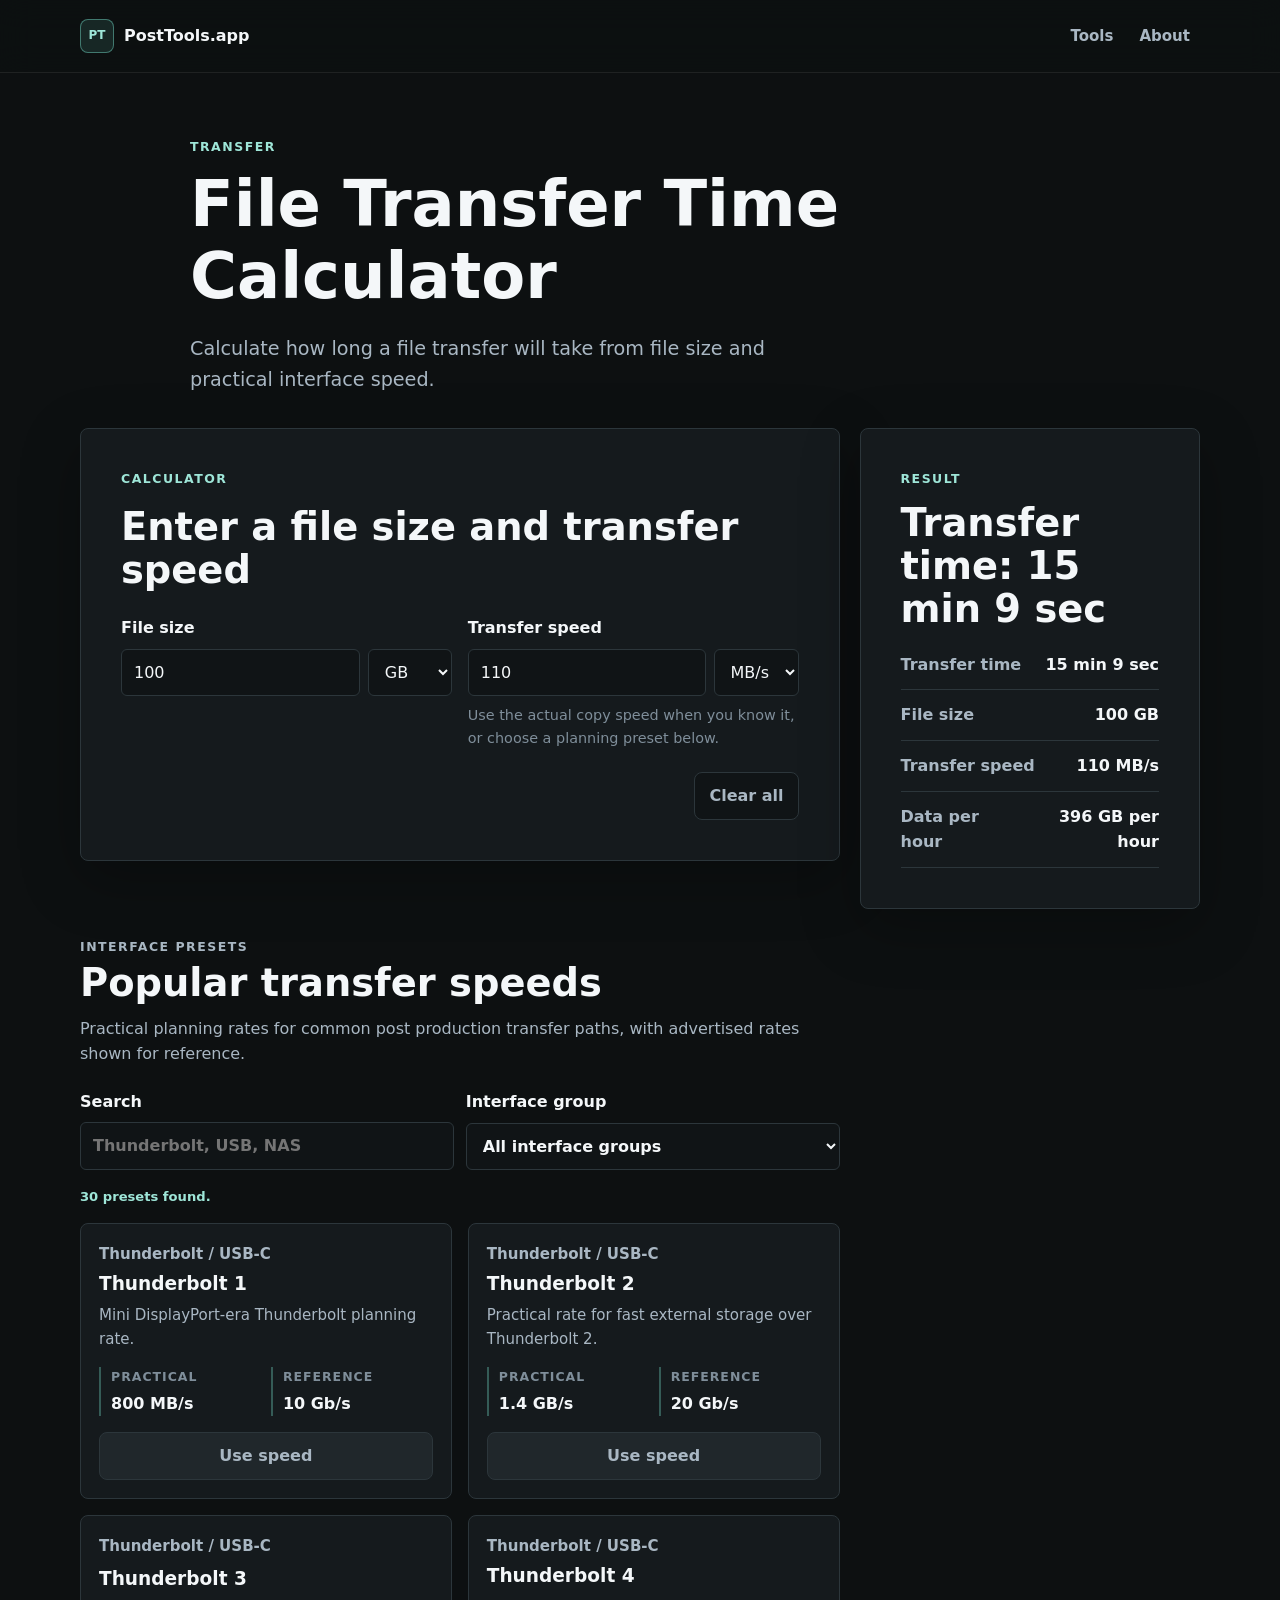
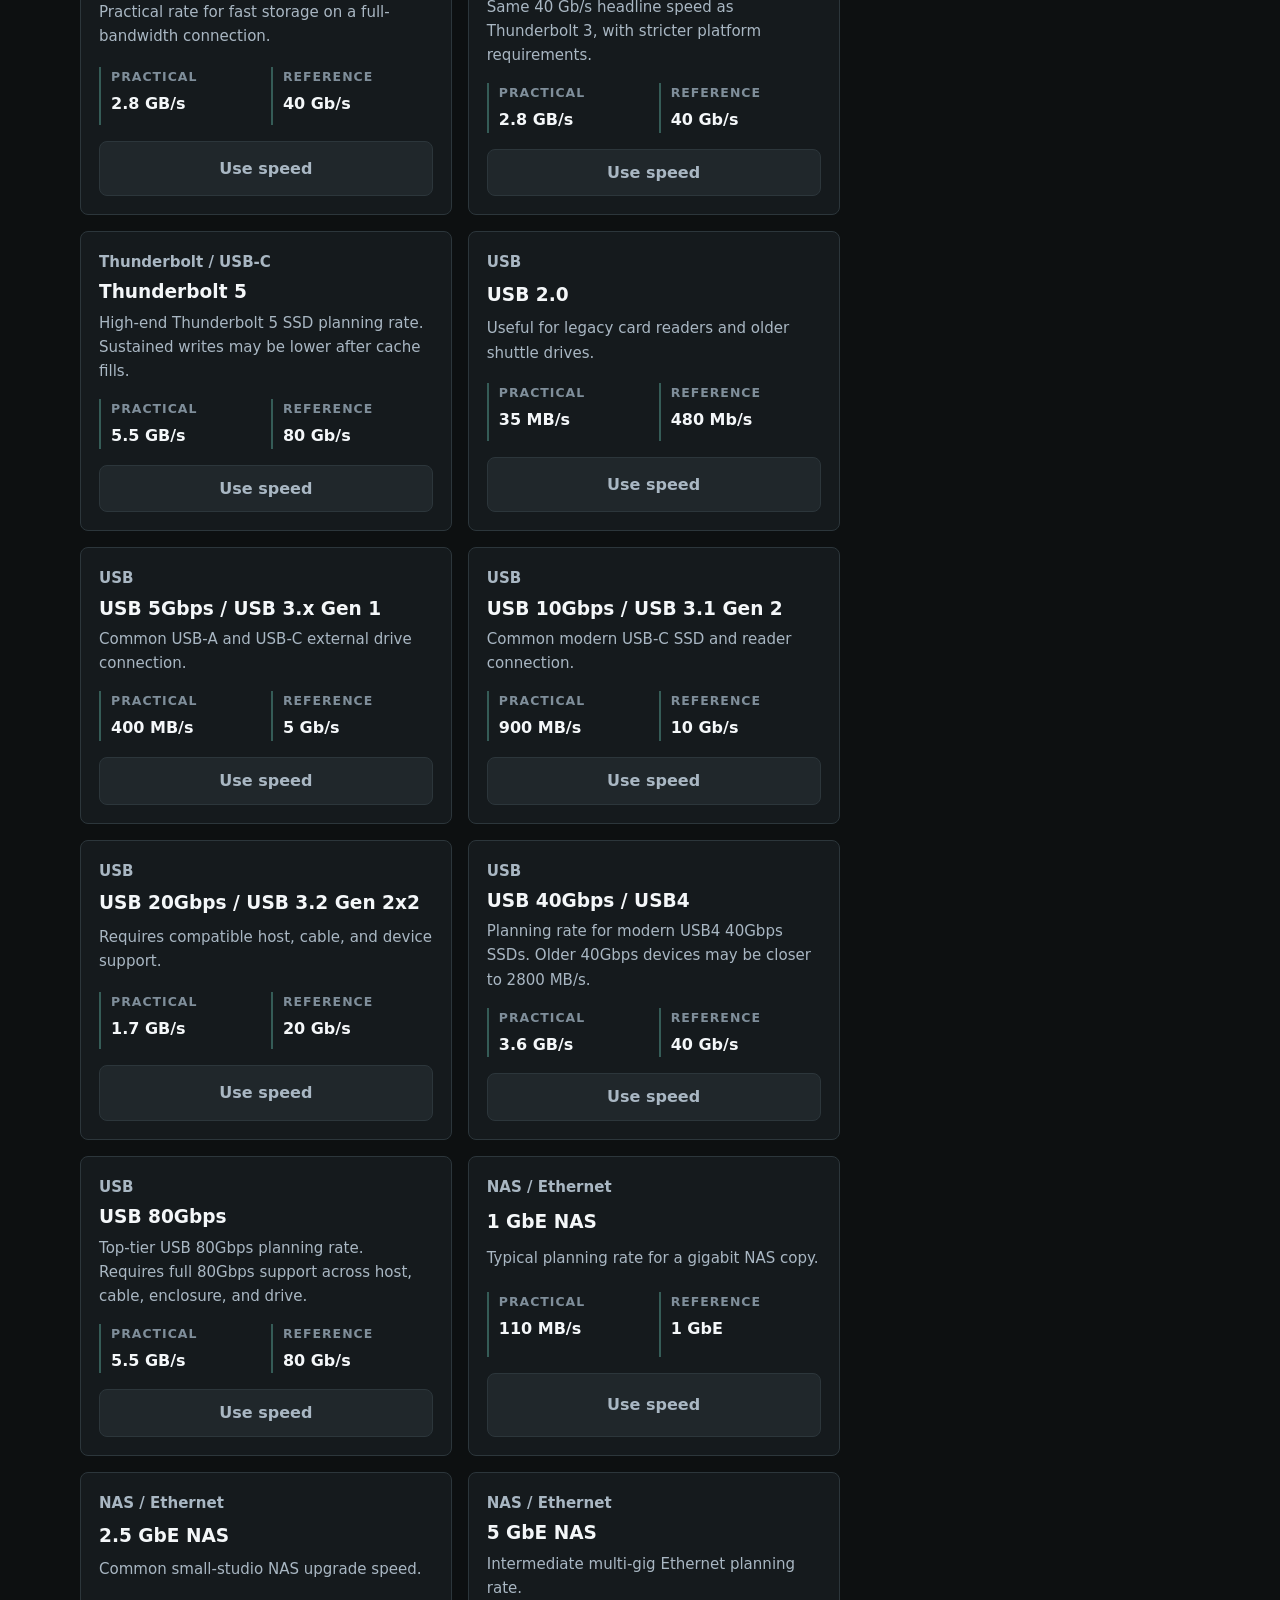
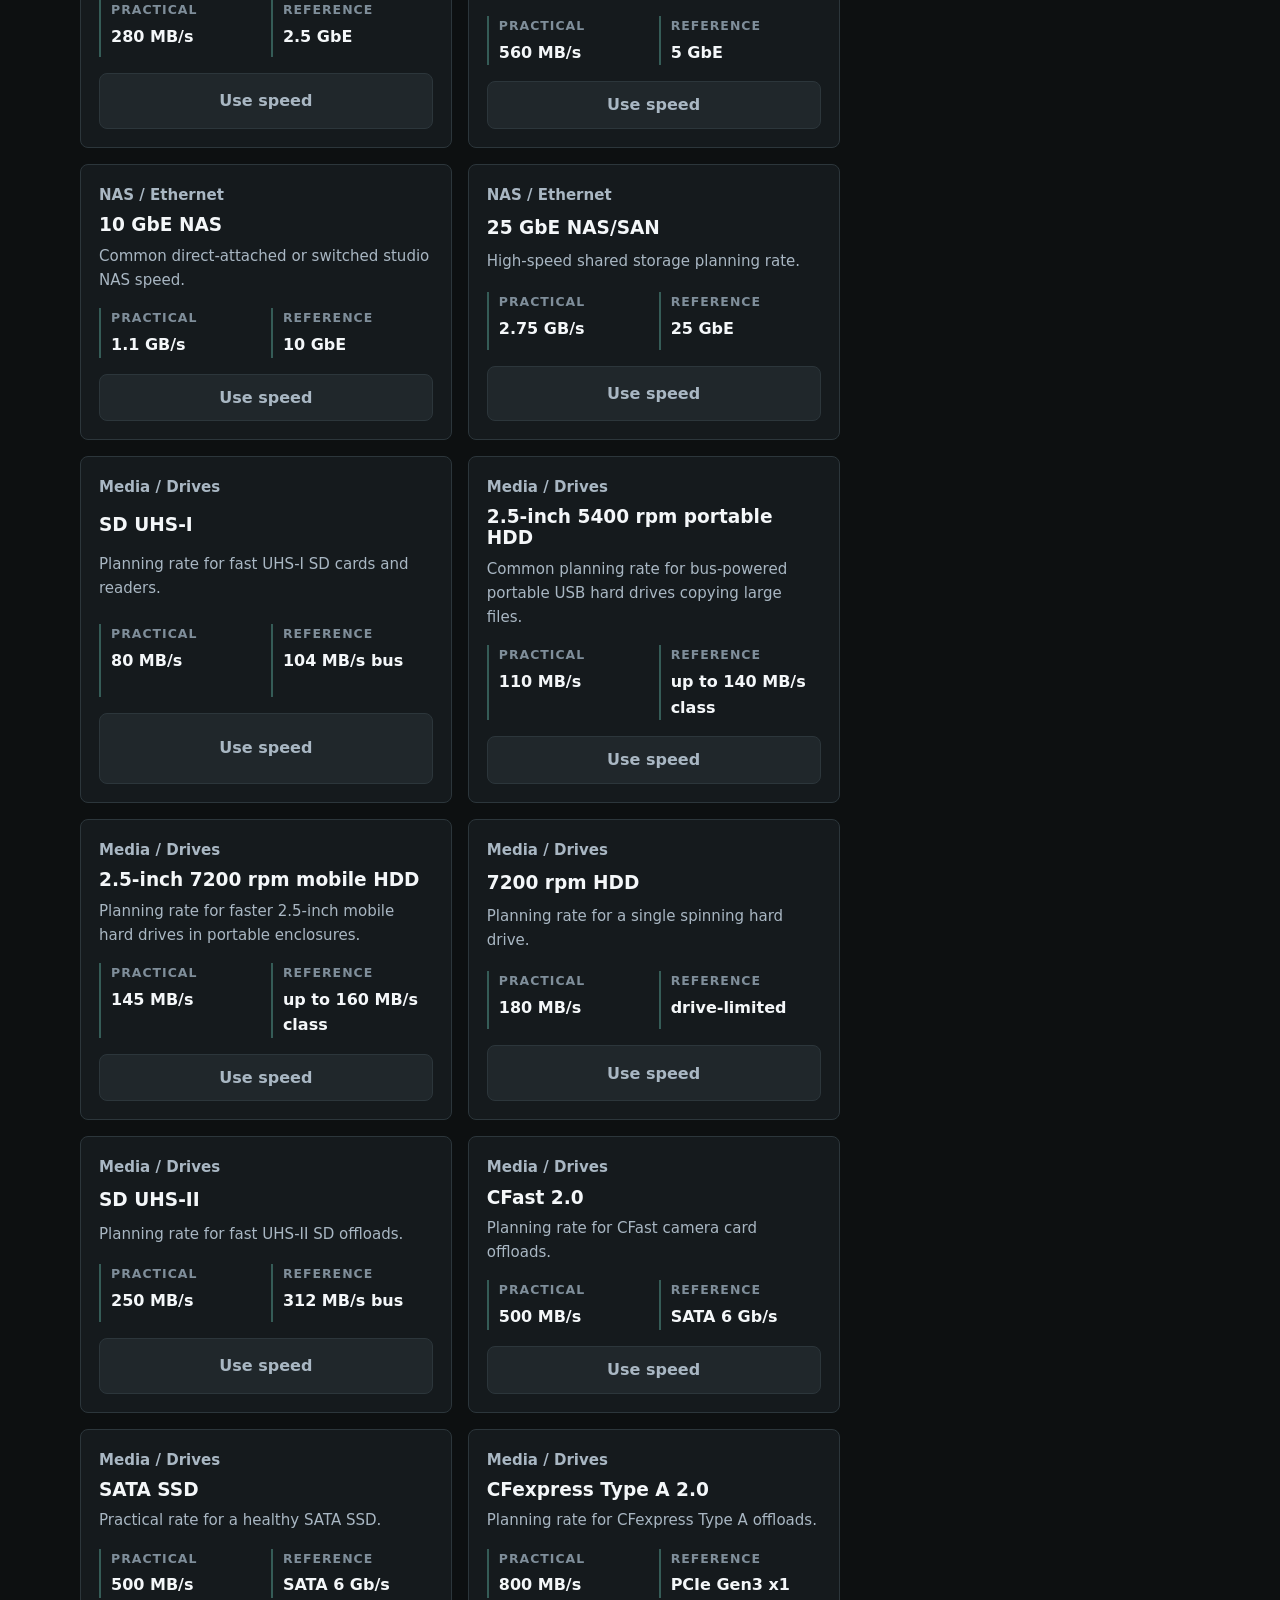
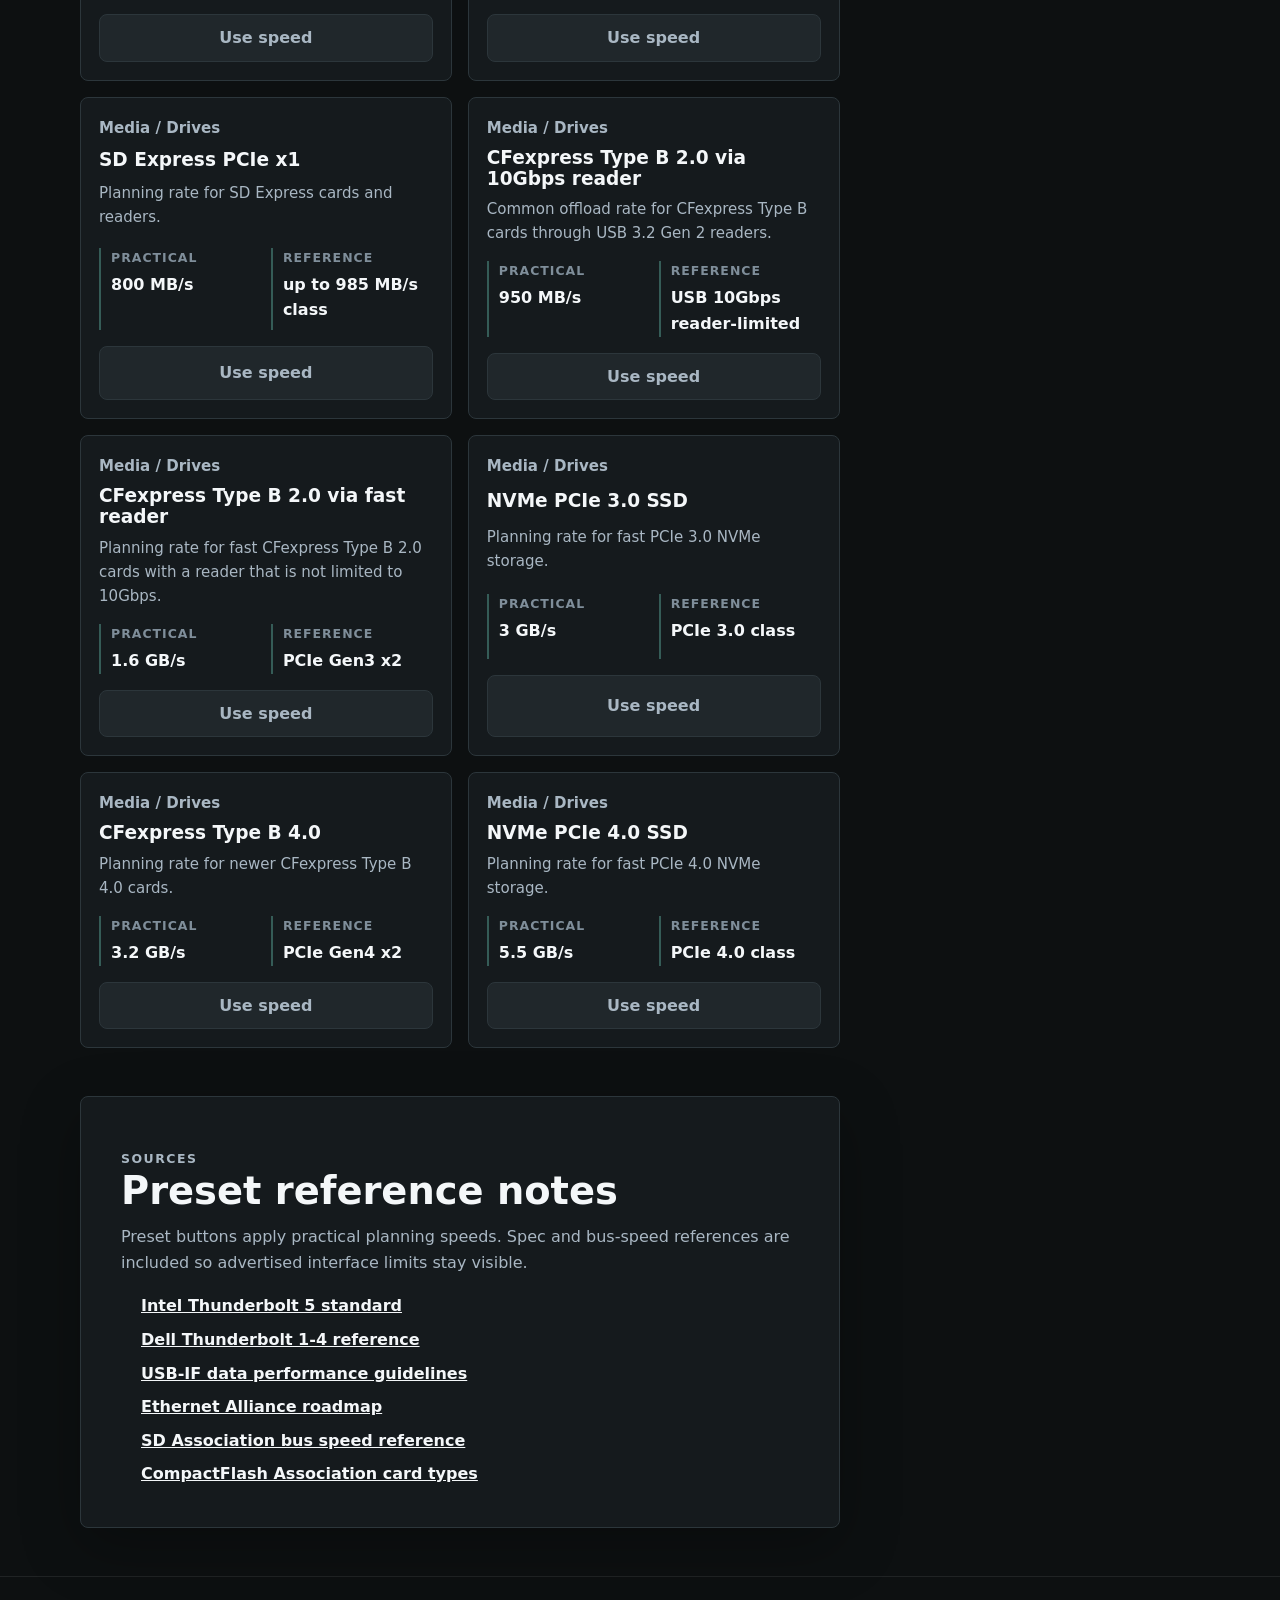
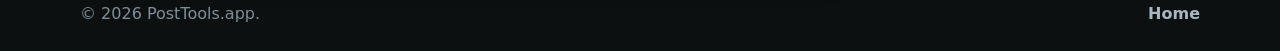
<file: file-transfer-time-calculator.html>
<!doctype html>
<html lang="en">
  <head>
    <meta charset="utf-8">
    <meta name="viewport" content="width=device-width, initial-scale=1">
    <meta name="robots" content="index, follow">
    <meta name="description" content="Calculate file transfer time from file size and practical planning speeds for Thunderbolt, USB, NAS, Ethernet, media cards, and storage drives.">
    <meta name="theme-color" content="#0d1011">

    <meta property="og:type" content="website">
    <meta property="og:site_name" content="PostTools.app">
    <meta property="og:title" content="File Transfer Time Calculator | PostTools.app">
    <meta property="og:description" content="Calculate file transfer time from file size and practical interface speed presets.">

    <meta name="twitter:card" content="summary">
    <meta name="twitter:title" content="File Transfer Time Calculator | PostTools.app">
    <meta name="twitter:description" content="Calculate file transfer time from file size and practical interface speed presets.">

    <title>File Transfer Time Calculator | PostTools.app</title>
    <link rel="stylesheet" href="assets/styles.css">
    <script defer src="assets/file-transfer-time-calculator.js"></script>

    <script type="application/ld+json">
      {
        "@context": "https://schema.org",
        "@type": "WebApplication",
        "name": "File Transfer Time Calculator",
        "applicationCategory": "MultimediaApplication",
        "operatingSystem": "Any",
        "description": "Calculate file transfer time from file size and practical planning speeds for common post production interfaces.",
        "inLanguage": "en"
      }
    </script>
  </head>
  <body>
    <a class="skip-link" href="#calculator">Skip to calculator</a>

    <header class="site-header">
      <div class="container header-inner">
        <a class="brand" href="index.html" aria-label="PostTools.app home">
          <span class="brand-mark" aria-hidden="true">PT</span>
          <span>PostTools.app</span>
        </a>

        <nav class="site-nav" aria-label="Primary navigation">
          <a href="index.html#tools">Tools</a>
          <a href="index.html#about">About</a>
        </nav>
      </div>
    </header>

    <main>
      <section class="intro-section tool-intro" aria-labelledby="page-title">
        <div class="container intro-grid">
          <div class="intro-copy">
            <p class="eyebrow">Transfer</p>
            <h1 id="page-title">File Transfer Time Calculator</h1>
            <p class="intro-text">
              Calculate how long a file transfer will take from file size and practical interface speed.
            </p>
          </div>
        </div>
      </section>

      <section class="workspace-section">
        <div class="container transfer-workspace">
          <section class="calculator-section" id="calculator" aria-labelledby="calculator-title">
            <form class="calculator-card" id="transfer-form">
              <div class="calculator-heading">
                <p class="eyebrow">Calculator</p>
                <h2 id="calculator-title">Enter a file size and transfer speed</h2>
              </div>

              <div class="input-grid transfer-input-grid">
                <div class="field-card">
                  <label for="transfer-size-value">File size</label>
                  <div class="compound-input">
                    <input id="transfer-size-value" name="size" type="text" inputmode="decimal" autocomplete="off" value="100">
                    <select id="transfer-size-unit" name="size-unit" aria-label="File size unit">
                      <option value="KB">KB</option>
                      <option value="MB">MB</option>
                      <option value="GB" selected>GB</option>
                      <option value="TB">TB</option>
                    </select>
                  </div>
                </div>

                <div class="field-card">
                  <label for="transfer-speed-value">Transfer speed</label>
                  <div class="compound-input">
                    <input id="transfer-speed-value" name="speed" type="text" inputmode="decimal" autocomplete="off" value="110">
                    <select id="transfer-speed-unit" name="speed-unit" aria-label="Transfer speed unit">
                      <option value="MBps" selected>MB/s</option>
                      <option value="GBps">GB/s</option>
                      <option value="Mbps">Mb/s</option>
                      <option value="Gbps">Gb/s</option>
                    </select>
                  </div>
                  <p>Use the actual copy speed when you know it, or choose a planning preset below.</p>
                </div>
              </div>

              <div class="calculator-actions">
                <button class="button secondary-button" type="button" id="transfer-clear-button">Clear all</button>
              </div>
            </form>
          </section>

          <aside class="result-card" aria-live="polite" aria-atomic="true">
            <p class="eyebrow">Result</p>
            <h2 id="transfer-result-headline">Transfer time: 15 min 9 sec</h2>
            <dl class="result-list">
              <div>
                <dt>Transfer time</dt>
                <dd id="transfer-result-time">15 min 9 sec</dd>
              </div>
              <div>
                <dt>File size</dt>
                <dd id="transfer-result-size">100 GB</dd>
              </div>
              <div>
                <dt>Transfer speed</dt>
                <dd id="transfer-result-speed">110 MB/s</dd>
              </div>
              <div>
                <dt>Data per hour</dt>
                <dd id="transfer-result-hourly">396 GB per hour</dd>
              </div>
            </dl>
            <p class="preset-summary" id="transfer-preset-summary"></p>
            <p class="preset-disclaimer" id="transfer-preset-disclaimer"></p>
            <p class="result-note" id="transfer-result-note"></p>
          </aside>

          <div class="transfer-workspace-main">
            <section class="presets-section" id="presets" aria-labelledby="presets-title">
              <div class="section-heading preset-heading">
                <p class="eyebrow">Interface presets</p>
                <h2 id="presets-title">Popular transfer speeds</h2>
                <p>
                  Practical planning rates for common post production transfer paths, with advertised rates shown for reference.
                </p>
              </div>

              <div class="preset-controls" aria-label="Preset filters">
                <label>
                  Search
                  <input id="transfer-preset-search" type="search" autocomplete="off" placeholder="Thunderbolt, USB, NAS">
                </label>
                <label>
                  Interface group
                  <select id="transfer-preset-group"></select>
                </label>
              </div>

              <p class="preset-count" id="transfer-preset-count"></p>
              <div class="preset-grid" id="transfer-preset-grid"></div>
            </section>

            <section class="sources-section" aria-labelledby="sources-title">
              <div class="source-card">
                <p class="eyebrow">Sources</p>
                <h2 id="sources-title">Preset reference notes</h2>
                <p>
                  Preset buttons apply practical planning speeds. Spec and bus-speed references are included so advertised interface limits stay visible.
                </p>
                <ul class="source-list">
                  <li><a href="https://newsroom.intel.com/client-computing/intel-introduces-thunderbolt-5-standard">Intel Thunderbolt 5 standard</a></li>
                  <li><a href="https://www.dell.com/support/kbdoc/en-us/000060905/thunderbolt-3-40gbps-data-transfer-rate">Dell Thunderbolt 1-4 reference</a></li>
                  <li><a href="https://www.usb.org/sites/default/files/usb_data_performance_language_usage_guidelines_jan_2024.pdf">USB-IF data performance guidelines</a></li>
                  <li><a href="https://ethernetalliance.org/technology/ethernet-roadmap/">Ethernet Alliance roadmap</a></li>
                  <li><a href="https://www.sdcard.org/developers/sd-standard-overview/bus-speed-default-speed-high-speed-uhs-sd-express/">SD Association bus speed reference</a></li>
                  <li><a href="https://compactflash.org/card-types/">CompactFlash Association card types</a></li>
                </ul>
              </div>
            </section>
          </div>
        </div>
      </section>
    </main>

    <footer class="site-footer">
      <div class="container footer-inner">
        <p>&copy; 2026 PostTools.app.</p>
        <a href="index.html" aria-label="Back to PostTools.app home">Home</a>
      </div>
    </footer>
  </body>
</html>
</file>
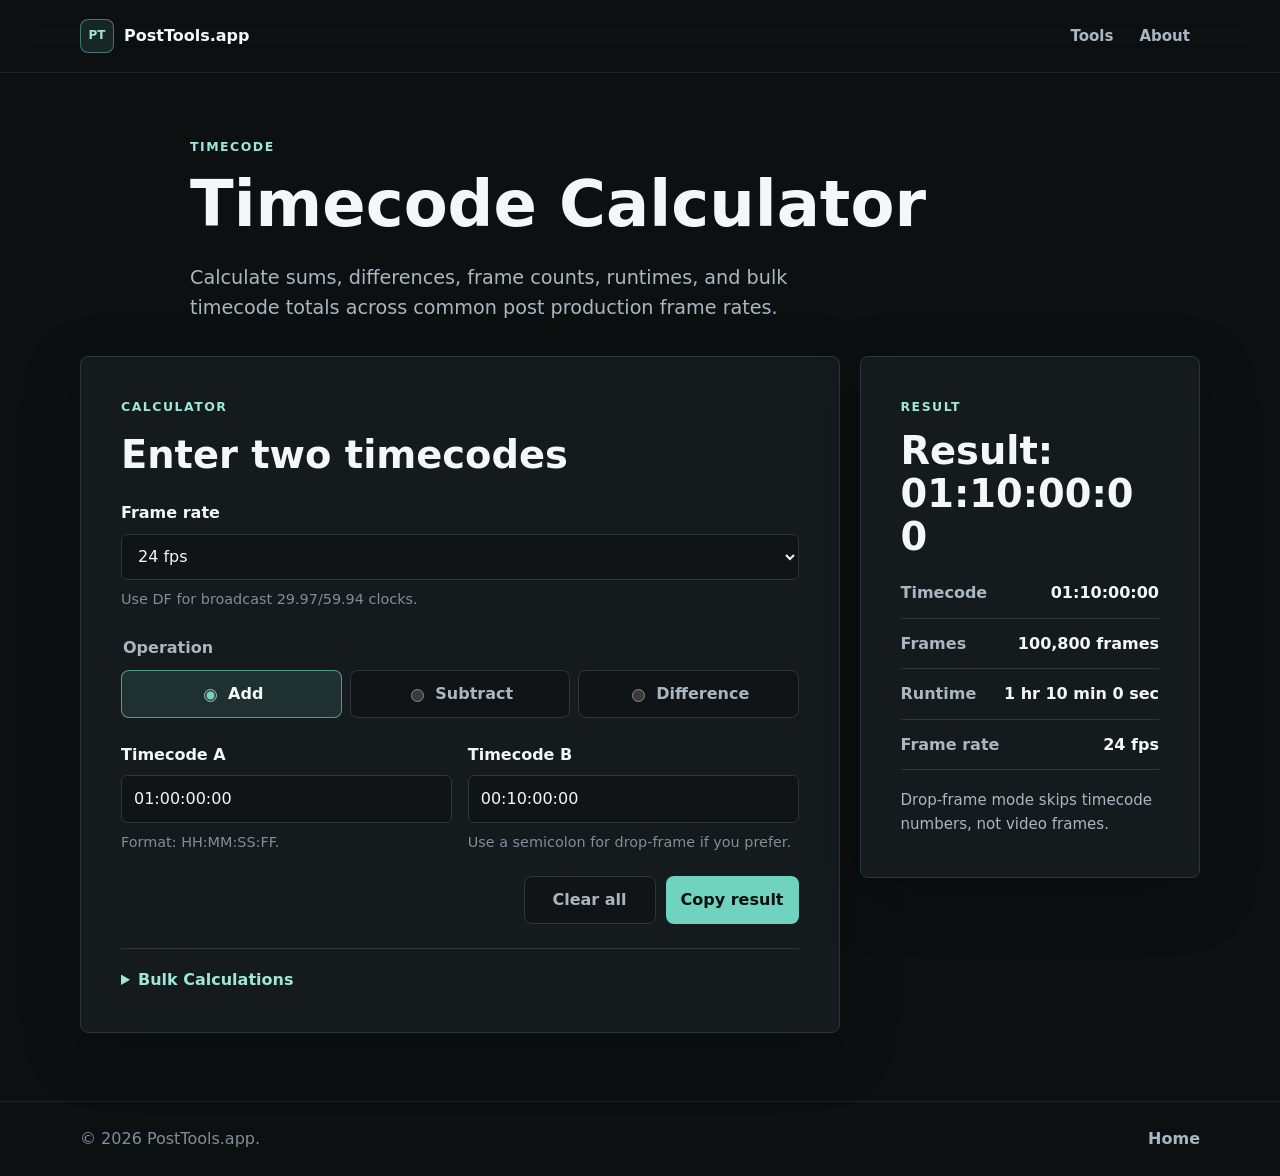
<file: timecode-calculator.html>
<!doctype html>
<html lang="en">
  <head>
    <meta charset="utf-8">
    <meta name="viewport" content="width=device-width, initial-scale=1">
    <meta name="robots" content="index, follow">
    <meta name="description" content="Calculate timecode sums, differences, frame counts, runtimes, and bulk timecode totals across common post production frame rates, including drop-frame.">
    <meta name="theme-color" content="#0d1011">

    <meta property="og:type" content="website">
    <meta property="og:site_name" content="PostTools.app">
    <meta property="og:title" content="Timecode Calculator | PostTools.app">
    <meta property="og:description" content="Calculate timecode sums, differences, frame counts, runtimes, and bulk totals across common post production frame rates.">

    <meta name="twitter:card" content="summary">
    <meta name="twitter:title" content="Timecode Calculator | PostTools.app">
    <meta name="twitter:description" content="Calculate timecode sums, differences, frame counts, runtimes, and bulk totals across common post production frame rates.">

    <title>Timecode Calculator | PostTools.app</title>
    <link rel="stylesheet" href="assets/styles.css">
    <script defer src="assets/timecode-calculator.js"></script>

    <script type="application/ld+json">
      {
        "@context": "https://schema.org",
        "@type": "WebApplication",
        "name": "Timecode Calculator",
        "applicationCategory": "MultimediaApplication",
        "operatingSystem": "Any",
        "description": "Calculate timecode sums, differences, frame counts, runtimes, and bulk timecode totals across common post production frame rates.",
        "inLanguage": "en"
      }
    </script>
  </head>
  <body>
    <a class="skip-link" href="#calculator">Skip to calculator</a>

    <header class="site-header">
      <div class="container header-inner">
        <a class="brand" href="index.html" aria-label="PostTools.app home">
          <span class="brand-mark" aria-hidden="true">PT</span>
          <span>PostTools.app</span>
        </a>

        <nav class="site-nav" aria-label="Primary navigation">
          <a href="index.html#tools">Tools</a>
          <a href="index.html#about">About</a>
        </nav>
      </div>
    </header>

    <main>
      <section class="intro-section tool-intro" aria-labelledby="page-title">
        <div class="container intro-grid">
          <div class="intro-copy">
            <p class="eyebrow">Timecode</p>
            <h1 id="page-title">Timecode Calculator</h1>
            <p class="intro-text">
              Calculate sums, differences, frame counts, runtimes, and bulk timecode totals across common post production frame rates.
            </p>
          </div>
        </div>
      </section>

      <section class="workspace-section">
        <div class="container timecode-workspace">
          <section class="calculator-section" id="calculator" aria-labelledby="calculator-title">
            <form class="calculator-card" id="timecode-form">
              <div class="calculator-heading">
                <p class="eyebrow">Calculator</p>
                <h2 id="calculator-title">Enter two timecodes</h2>
              </div>

              <div class="timecode-settings">
                <div class="field-card">
                  <label for="timecode-frame-rate">Frame rate</label>
                  <select id="timecode-frame-rate" name="frame-rate">
                    <option value="23.976-ndf">23.976 fps</option>
                    <option value="24-ndf" selected>24 fps</option>
                    <option value="25-ndf">25 fps</option>
                    <option value="29.97-ndf">29.97 fps NDF</option>
                    <option value="29.97-df">29.97 fps DF</option>
                    <option value="30-ndf">30 fps</option>
                    <option value="48-ndf">48 fps</option>
                    <option value="50-ndf">50 fps</option>
                    <option value="59.94-ndf">59.94 fps NDF</option>
                    <option value="59.94-df">59.94 fps DF</option>
                    <option value="60-ndf">60 fps</option>
                  </select>
                  <p>Use DF for broadcast 29.97/59.94 clocks.</p>
                </div>
              </div>

              <fieldset class="solve-options timecode-solve-options">
                <legend>Operation</legend>
                <label>
                  <input type="radio" name="timecode-operation" value="add" checked>
                  <span>Add</span>
                </label>
                <label>
                  <input type="radio" name="timecode-operation" value="subtract">
                  <span>Subtract</span>
                </label>
                <label>
                  <input type="radio" name="timecode-operation" value="difference">
                  <span>Difference</span>
                </label>
              </fieldset>

              <div class="input-grid timecode-input-grid">
                <div class="field-card">
                  <label for="timecode-a">Timecode A</label>
                  <input id="timecode-a" name="timecode-a" type="text" inputmode="text" autocomplete="off" value="01:00:00:00" placeholder="01:00:00:00">
                  <p>Format: HH:MM:SS:FF.</p>
                </div>

                <div class="field-card">
                  <label for="timecode-b">Timecode B</label>
                  <input id="timecode-b" name="timecode-b" type="text" inputmode="text" autocomplete="off" value="00:10:00:00" placeholder="00:10:00:00">
                  <p>Use a semicolon for drop-frame if you prefer.</p>
                </div>
              </div>

              <div class="calculator-actions timecode-actions">
                <button class="button secondary-button" type="button" id="timecode-clear-button">Clear all</button>
                <button class="button" type="button" id="timecode-copy-button">Copy result</button>
              </div>

              <details class="bulk-timecode-details" id="bulk-timecode-details">
                <summary class="bulk-timecode-summary">Bulk Calculations</summary>

                <div class="bulk-timecode-panel">
                  <div class="field-card bulk-timecode-field">
                    <label for="bulk-timecodes">Bulk timecodes</label>
                    <textarea id="bulk-timecodes" name="bulk-timecodes" rows="8" spellcheck="false" autocomplete="off" placeholder="00:02:13:12&#10;+00:04:08:03&#10;-00:00:30:00&#10;*2&#10;/3"></textarea>
                    <p>Use + or - with timecodes. Use * or / with numbers. Lines without an operator are added.</p>
                  </div>

                  <div class="calculator-actions timecode-actions">
                    <button class="button secondary-button" type="button" id="bulk-clear-button">Clear bulk</button>
                    <button class="button" type="button" id="bulk-copy-button">Copy bulk total</button>
                  </div>
                </div>
              </details>
            </form>
          </section>

          <aside class="result-card" aria-live="polite" aria-atomic="true">
            <p class="eyebrow">Result</p>
            <h2 id="timecode-result-headline">Result: 01:10:00:00</h2>
            <dl class="result-list">
              <div>
                <dt id="timecode-result-code-label">Timecode</dt>
                <dd id="timecode-result-code">01:10:00:00</dd>
              </div>
              <div>
                <dt id="timecode-result-frames-label">Frames</dt>
                <dd id="timecode-result-frames">100,800 frames</dd>
              </div>
              <div>
                <dt id="timecode-result-runtime-label">Runtime</dt>
                <dd id="timecode-result-runtime">1 hr 10 min 0 sec</dd>
              </div>
              <div>
                <dt id="timecode-result-rate-label">Frame rate</dt>
                <dd id="timecode-result-rate">24 fps</dd>
              </div>
            </dl>
            <p class="preset-summary" id="timecode-copy-status"></p>
            <p class="result-note" id="timecode-result-note">
              Drop-frame mode skips timecode numbers, not video frames.
            </p>
          </aside>

        </div>
      </section>
    </main>

    <footer class="site-footer">
      <div class="container footer-inner">
        <p>&copy; 2026 PostTools.app.</p>
        <a href="index.html" aria-label="Back to PostTools.app home">Home</a>
      </div>
    </footer>
  </body>
</html>
</file>
<file: assets/styles.css>
:root {
  color-scheme: dark;
  --background: #0d1011;
  --surface: #151a1d;
  --surface-strong: #1b2226;
  --text: #f4f7f9;
  --muted: #a9b7c3;
  --subtle: #7f8e9a;
  --line: #2c363b;
  --accent: #6fd3c0;
  --accent-strong: #9ee6d8;
  --shadow: 0 18px 60px rgb(0 0 0 / 28%);
  --max-width: 1120px;
}

* {
  box-sizing: border-box;
}

html {
  min-width: 320px;
  scroll-behavior: smooth;
}

body {
  margin: 0;
  background: var(--background);
  color: var(--text);
  font-family:
    Inter, ui-sans-serif, system-ui, -apple-system, BlinkMacSystemFont, "Segoe UI",
    sans-serif;
  font-size: 16px;
  line-height: 1.6;
  text-rendering: optimizeLegibility;
  -webkit-font-smoothing: antialiased;
}

body::selection {
  background: var(--accent);
  color: #07100e;
}

a {
  color: inherit;
}

button,
input,
select,
textarea {
  font: inherit;
}

input:not([type="radio"]):not([type="checkbox"]),
select,
textarea {
  width: 100%;
  min-width: 0;
  min-height: 46px;
  border: 1px solid var(--line);
  border-radius: 6px;
  background: #101416;
  color: var(--text);
  padding: 10px 12px;
}

input:not([type="radio"]):not([type="checkbox"]):focus,
select:focus,
textarea:focus {
  border-color: rgb(111 211 192 / 72%);
  outline: 2px solid rgb(111 211 192 / 22%);
  outline-offset: 2px;
}

textarea {
  resize: vertical;
}

input[readonly] {
  border-color: rgb(111 211 192 / 58%);
  background: rgb(111 211 192 / 10%);
  color: var(--accent-strong);
}

.button {
  display: inline-flex;
  align-items: center;
  justify-content: center;
  min-height: 44px;
  border: 1px solid rgb(111 211 192 / 58%);
  border-radius: 8px;
  background: var(--accent);
  color: #07100e;
  padding: 10px 14px;
  font-weight: 800;
  text-decoration: none;
  cursor: pointer;
}

.button:hover,
.button:focus-visible {
  background: var(--accent-strong);
  outline: none;
}

.container {
  width: min(100% - 32px, var(--max-width));
  margin: 0 auto;
}

.skip-link {
  position: absolute;
  left: 16px;
  top: 12px;
  z-index: 10;
  transform: translateY(-140%);
  border-radius: 6px;
  background: var(--accent);
  color: #07100e;
  padding: 8px 12px;
  font-weight: 700;
  text-decoration: none;
  transition: transform 160ms ease;
}

.skip-link:focus {
  transform: translateY(0);
}

.site-header {
  position: sticky;
  top: 0;
  z-index: 5;
  border-bottom: 1px solid rgb(255 255 255 / 8%);
  background: rgb(13 16 17 / 88%);
  -webkit-backdrop-filter: blur(16px);
  backdrop-filter: blur(16px);
}

.header-inner {
  display: flex;
  align-items: center;
  justify-content: space-between;
  gap: 16px;
  min-height: 72px;
}

.brand {
  display: inline-flex;
  align-items: center;
  gap: 10px;
  min-width: 0;
  color: var(--text);
  font-size: 1rem;
  font-weight: 800;
  text-decoration: none;
}

.brand-mark {
  display: inline-grid;
  place-items: center;
  flex: 0 0 auto;
  width: 34px;
  height: 34px;
  border: 1px solid rgb(111 211 192 / 48%);
  border-radius: 8px;
  background: rgb(111 211 192 / 12%);
  color: var(--accent-strong);
  font-size: 0.75rem;
  font-weight: 800;
}

.site-nav {
  display: flex;
  align-items: center;
  justify-content: flex-end;
  gap: 6px;
  flex-wrap: wrap;
}

.site-nav a {
  border-radius: 6px;
  color: var(--muted);
  padding: 8px 10px;
  font-size: 0.94rem;
  font-weight: 700;
  text-decoration: none;
}

.site-nav a:hover,
.site-nav a:focus-visible {
  background: rgb(255 255 255 / 7%);
  color: var(--text);
  outline: none;
}

.intro-section {
  padding: 40px 0 36px;
}

.intro-grid {
  max-width: 780px;
}

.intro-copy {
  max-width: 760px;
}

.eyebrow {
  margin: 0 0 12px;
  color: var(--accent-strong);
  font-size: 0.78rem;
  font-weight: 800;
  text-transform: uppercase;
  letter-spacing: 0.12em;
}

h1,
h2,
h3,
p {
  overflow-wrap: break-word;
}

h1,
h2,
h3 {
  margin: 0;
  line-height: 1.12;
}

h1 {
  max-width: 800px;
  font-size: 2.3rem;
}

h2 {
  font-size: 1.75rem;
}

h3 {
  font-size: 1.16rem;
}

.intro-text {
  max-width: 660px;
  margin: 22px 0 0;
  color: var(--muted);
  font-size: 1.06rem;
}

.empty-state,
.about-card,
.calculator-card,
.result-card,
.source-card {
  border: 1px solid var(--line);
  border-radius: 8px;
  background: var(--surface);
  box-shadow: var(--shadow);
}

.tools-section,
.about-section {
  padding: 48px 0;
}

.section-heading {
  display: grid;
  gap: 4px;
  max-width: 720px;
  margin-bottom: 22px;
}

.empty-state {
  padding: 24px;
}

.empty-state p,
.about-card p,
.source-card p {
  max-width: 680px;
  margin: 12px 0 0;
  color: var(--muted);
}

.about-card {
  display: grid;
  gap: 18px;
  padding: 24px;
}

.about-copy {
  display: grid;
  gap: 12px;
  max-width: 760px;
}

.about-copy p {
  margin: 0;
}

.tool-grid {
  display: grid;
  grid-template-columns: repeat(auto-fit, minmax(min(100%, 280px), 1fr));
  gap: 16px;
}

.tool-card {
  display: grid;
  gap: 12px;
  min-height: 220px;
  border: 1px solid var(--line);
  border-radius: 8px;
  background: var(--surface);
  padding: 24px;
  text-decoration: none;
  box-shadow: var(--shadow);
}

.tool-card:hover,
.tool-card:focus-visible {
  border-color: rgb(111 211 192 / 54%);
  background: var(--surface-strong);
  outline: none;
}

.tool-card-label,
.tool-card-cta,
.preset-family,
.preset-count {
  color: var(--accent-strong);
  font-size: 0.82rem;
  font-weight: 800;
}

.tool-card p {
  margin: 0;
  color: var(--muted);
}

.tool-card-cta {
  align-self: end;
}

.tool-intro {
  padding: 40px 0 24px;
}

.workspace-section {
  padding: 0 0 48px;
}

.bitrate-workspace,
.transfer-workspace,
.timecode-workspace {
  display: grid;
  gap: 20px;
}

.bitrate-workspace-main,
.transfer-workspace-main {
  display: grid;
}

.calculator-section {
  padding: 0 0 48px;
}

.bitrate-workspace > .calculator-section,
.transfer-workspace > .calculator-section,
.timecode-workspace > .calculator-section {
  padding: 0;
}

.calculator-layout {
  display: grid;
  gap: 20px;
}

.aspect-layout {
  align-items: start;
}

.calculator-card,
.result-card,
.source-card {
  padding: 20px;
}

.calculator-card {
  container-type: inline-size;
}

.calculator-heading {
  display: grid;
  gap: 4px;
}

.calculator-heading .eyebrow {
  margin-bottom: 12px;
}

.calculator-actions {
  display: flex;
  justify-content: flex-end;
  margin-top: 22px;
}

.secondary-button {
  border-color: var(--line);
  background: #101416;
  color: var(--muted);
}

.secondary-button:hover,
.secondary-button:focus-visible {
  border-color: rgb(111 211 192 / 54%);
  background: var(--surface-strong);
  color: var(--text);
}

.solve-options {
  display: grid;
  grid-template-columns: repeat(3, minmax(0, 1fr));
  gap: 8px;
  margin: 24px 0;
  border: 0;
  padding: 0;
}

.solve-options legend {
  margin-bottom: 10px;
  color: var(--muted);
  font-weight: 800;
}

.solve-options label {
  display: flex;
  align-items: center;
  justify-content: center;
  gap: 8px;
  min-width: 0;
  border: 1px solid var(--line);
  border-radius: 8px;
  background: #101416;
  color: var(--muted);
  padding: 10px;
  font-weight: 800;
}

.solve-options input {
  flex: 0 0 auto;
  accent-color: var(--accent);
}

.solve-options label:has(input:checked) {
  border-color: rgb(111 211 192 / 66%);
  background: rgb(111 211 192 / 12%);
  color: var(--text);
}

.aspect-solve-options {
  grid-template-columns: repeat(3, minmax(0, 1fr));
}

.input-grid {
  display: grid;
  grid-template-columns: 1fr;
  gap: 16px;
}

.transfer-input-grid {
  margin-top: 24px;
}

.timecode-settings {
  margin-top: 24px;
}

.timecode-input-grid {
  margin-top: 24px;
}

.timecode-actions {
  gap: 10px;
  flex-wrap: wrap;
}

.timecode-actions .button {
  min-width: 132px;
}

.dimension-grid {
  display: grid;
  grid-template-columns: 1fr;
  gap: 16px;
}

.field-card {
  display: grid;
  align-content: start;
  gap: 8px;
  min-width: 0;
}

.field-card label,
.audio-row label,
.preset-controls label,
.ratio-controls label {
  color: var(--text);
  font-weight: 800;
}

.field-card p {
  margin: 0;
  color: var(--subtle);
  font-size: 0.9rem;
}

.field-card.is-solved label::after {
  content: " result";
  color: var(--accent-strong);
  font-size: 0.82rem;
}

.dimension-grid .field-card.is-input label::after {
  content: " input";
  color: var(--subtle);
  font-size: 0.82rem;
}

.compound-input {
  display: grid;
  grid-template-columns: minmax(0, 1fr) minmax(84px, max-content);
  gap: 8px;
}

.compact-input {
  max-width: 300px;
}

.audio-details {
  margin-top: 22px;
  border-top: 1px solid var(--line);
  padding-top: 18px;
}

.audio-details summary {
  color: var(--muted);
  cursor: pointer;
  font-weight: 800;
}

.audio-panel {
  display: grid;
  gap: 14px;
  margin-top: 14px;
}

.checkbox-row {
  display: flex;
  align-items: center;
  gap: 10px;
  color: var(--text);
  font-weight: 800;
}

.checkbox-row input {
  flex: 0 0 auto;
  accent-color: var(--accent);
}

.audio-row {
  display: grid;
  gap: 8px;
}

.audio-suggestions {
  margin: 0;
  color: var(--subtle);
  font-size: 0.9rem;
}

.audio-row:has(input:disabled) {
  opacity: 0.55;
}

@container (min-width: 660px) {
  .input-grid {
    grid-template-columns: repeat(3, minmax(0, 1fr));
  }

  .transfer-input-grid {
    grid-template-columns: repeat(2, minmax(0, 1fr));
  }

  .timecode-input-grid {
    grid-template-columns: repeat(2, minmax(0, 1fr));
  }

  .dimension-grid {
    grid-template-columns: repeat(3, minmax(0, 1fr));
  }
}

.result-card {
  align-self: start;
}

.result-card h2 {
  margin-bottom: 22px;
}

.result-list {
  display: grid;
  gap: 12px;
  margin: 0;
}

.result-list div {
  display: flex;
  justify-content: space-between;
  gap: 16px;
  border-bottom: 1px solid var(--line);
  padding-bottom: 12px;
}

.result-list dt {
  color: var(--muted);
  font-weight: 700;
}

.result-list dd {
  margin: 0;
  color: var(--text);
  font-weight: 800;
  text-align: right;
}

.audio-summary {
  margin: 18px 0 0;
  color: var(--accent-strong);
  font-weight: 800;
}

.preset-summary {
  margin: 18px 0 0;
  color: var(--accent-strong);
  font-weight: 800;
}

.preset-disclaimer {
  margin: 12px 0 0;
  color: var(--muted);
  font-size: 0.94rem;
}

.preset-summary:empty,
.preset-disclaimer:empty,
.result-note:empty {
  display: none;
}

.result-note {
  margin: 18px 0 0;
  color: var(--muted);
  font-size: 0.94rem;
}

.ratio-picker {
  display: grid;
  gap: 16px;
  margin-top: 28px;
  border-top: 1px solid var(--line);
  padding-top: 22px;
}

.ratio-card .ratio-picker {
  margin-top: 0;
  border-top: 0;
  padding-top: 0;
}

.ratio-card.is-disabled {
  opacity: 0.8;
}

.ratio-card :is(input, select, button):disabled {
  cursor: not-allowed;
}

.ratio-picker-heading {
  display: grid;
  gap: 8px;
}

.ratio-picker-heading .eyebrow,
.ratio-picker-heading p,
.visualization-copy {
  margin: 0;
}

.ratio-picker-heading p:not(.eyebrow),
.visualization-copy {
  color: var(--muted);
}

.ratio-controls {
  display: grid;
  grid-template-columns: repeat(auto-fit, minmax(min(100%, 220px), 1fr));
  gap: 12px;
}

.ratio-controls label {
  display: grid;
  gap: 8px;
}

.ratio-table-wrap {
  overflow-x: auto;
  border: 1px solid var(--line);
  border-radius: 8px;
  background: #101416;
}

.ratio-table {
  width: 100%;
  min-width: 580px;
  border-collapse: collapse;
}

.ratio-table th,
.ratio-table td {
  border-bottom: 1px solid var(--line);
  padding: 12px;
  text-align: left;
  vertical-align: middle;
}

.ratio-table th {
  color: var(--subtle);
  font-size: 0.78rem;
  font-weight: 800;
  text-transform: uppercase;
  letter-spacing: 0.08em;
}

.ratio-table td {
  color: var(--muted);
  font-weight: 700;
}

.ratio-table td:nth-child(2),
.ratio-table td:nth-child(3) {
  color: var(--text);
}

.ratio-table td:last-child {
  width: 112px;
}

.ratio-table tr:last-child td {
  border-bottom: 0;
}

.ratio-table tr.is-selected {
  background: rgb(111 211 192 / 10%);
}

.ratio-table-button {
  display: inline-flex;
  align-items: center;
  justify-content: center;
  width: 100%;
  min-height: 38px;
  border: 1px solid var(--line);
  border-radius: 8px;
  background: #20272b;
  color: var(--muted);
  padding: 8px 10px;
  font-weight: 800;
  cursor: pointer;
}

.ratio-table-button:hover,
.ratio-table-button:focus-visible {
  border-color: rgb(111 211 192 / 54%);
  background: #2a3338;
  color: var(--text);
  outline: none;
}

.ratio-table-button.is-selected {
  border-color: rgb(111 211 192 / 66%);
  background: rgb(111 211 192 / 18%);
  color: var(--accent-strong);
}

@media (max-width: 700px) {
  .ratio-table-wrap {
    overflow-x: visible;
  }

  .ratio-table {
    min-width: 0;
  }

  .ratio-table thead {
    display: none;
  }

  .ratio-table,
  .ratio-table tbody,
  .ratio-table tr,
  .ratio-table td {
    display: block;
  }

  .ratio-table tr {
    border-bottom: 1px solid var(--line);
    padding: 12px;
  }

  .ratio-table tr:last-child {
    border-bottom: 0;
  }

  .ratio-table th,
  .ratio-table td {
    border-bottom: 0;
    padding: 0;
  }

  .ratio-table td {
    display: flex;
    align-items: center;
    justify-content: space-between;
    gap: 14px;
    padding: 3px 0;
  }

  .ratio-table td::before {
    flex: 0 0 auto;
    color: var(--subtle);
    font-size: 0.74rem;
    font-weight: 800;
    text-transform: uppercase;
    letter-spacing: 0.08em;
  }

  .ratio-table td:nth-child(1)::before {
    content: "Type";
  }

  .ratio-table td:nth-child(2)::before {
    content: "Ratio";
  }

  .ratio-table td:nth-child(3)::before {
    content: "Decimal";
  }

  .ratio-table td:last-child {
    display: block;
    width: auto;
    padding-top: 10px;
  }

  .ratio-table td:last-child::before {
    content: none;
  }
}

@media (max-width: 820px) {
  .aspect-solve-options {
    grid-template-columns: 1fr;
  }

  .aspect-solve-options label {
    justify-content: flex-start;
  }
}

.visualization-card {
  display: grid;
  gap: 18px;
}

.visualization-card h2 {
  margin-bottom: 0;
}

.visual-stage {
  display: grid;
  gap: 12px;
}

.reference-frame {
  --target-width: 100%;
  --target-height: 100%;
  position: relative;
  width: 100%;
  aspect-ratio: 16 / 9;
  overflow: hidden;
  border: 1px solid rgb(111 211 192 / 58%);
  border-radius: 8px;
  background: #1f9d73;
  box-shadow: inset 0 0 0 1px rgb(255 255 255 / 12%);
}

.visual-bar {
  position: absolute;
  z-index: 1;
  background: rgb(126 136 142 / 68%);
  pointer-events: none;
}

.visual-bar-top {
  top: 0;
  right: 0;
  left: 0;
  height: calc((100% - var(--target-height)) / 2);
}

.visual-bar-bottom {
  right: 0;
  bottom: 0;
  left: 0;
  height: calc((100% - var(--target-height)) / 2);
}

.visual-bar-left {
  top: calc((100% - var(--target-height)) / 2);
  bottom: calc((100% - var(--target-height)) / 2);
  left: 0;
  width: calc((100% - var(--target-width)) / 2);
}

.visual-bar-right {
  top: calc((100% - var(--target-height)) / 2);
  right: 0;
  bottom: calc((100% - var(--target-height)) / 2);
  width: calc((100% - var(--target-width)) / 2);
}

.target-frame {
  position: absolute;
  top: 50%;
  left: 50%;
  z-index: 2;
  width: var(--target-width);
  height: var(--target-height);
  transform: translate(-50%, -50%);
  border: 2px solid rgb(244 247 249 / 88%);
  box-shadow: inset 0 0 0 1px rgb(13 16 17 / 42%);
  pointer-events: none;
}

.visual-dimension {
  position: absolute;
  z-index: 3;
  max-width: calc(var(--target-width) - 16px);
  overflow: hidden;
  border: 1px solid rgb(244 247 249 / 24%);
  border-radius: 6px;
  background: rgb(13 16 17 / 78%);
  color: var(--text);
  padding: 4px 7px;
  font-size: 0.78rem;
  font-weight: 800;
  line-height: 1.2;
  text-overflow: ellipsis;
  white-space: nowrap;
}

.visual-dimension-x {
  top: calc((100% - var(--target-height)) / 2 + 8px);
  left: 50%;
  transform: translateX(-50%);
}

.visual-dimension-y {
  top: 50%;
  right: calc((100% - var(--target-width)) / 2 + 8px);
  max-width: none;
  transform: translateY(-50%);
  writing-mode: vertical-rl;
}

.visualization-results {
  margin-top: 4px;
}

.bulk-timecode-details {
  margin-top: 24px;
  border-top: 1px solid var(--line);
  padding-top: 18px;
}

.bulk-timecode-summary {
  color: var(--accent-strong);
  cursor: pointer;
  font-weight: 800;
}

.bulk-timecode-panel {
  display: grid;
  gap: 22px;
  margin-top: 22px;
}

.bulk-timecode-field textarea {
  min-height: 190px;
  font-family: ui-monospace, SFMono-Regular, Menlo, Monaco, Consolas, "Liberation Mono", monospace;
  line-height: 1.5;
}

.presets-section,
.sources-section {
  padding: 48px 0;
}

.bitrate-workspace .presets-section,
.bitrate-workspace .sources-section,
.transfer-workspace .presets-section,
.transfer-workspace .sources-section {
  padding: 48px 0 0;
}

.preset-heading p {
  max-width: 760px;
  margin: 8px 0 0;
  color: var(--muted);
}

.preset-controls {
  display: grid;
  grid-template-columns: repeat(auto-fit, minmax(min(100%, 210px), 1fr));
  gap: 12px;
  margin-bottom: 16px;
}

.preset-controls label {
  display: grid;
  gap: 8px;
}

.preset-count {
  margin: 0 0 16px;
}

.preset-grid {
  display: grid;
  grid-template-columns: repeat(auto-fit, minmax(min(100%, 270px), 1fr));
  gap: 16px;
}

.preset-card {
  display: grid;
  gap: 16px;
  border: 1px solid var(--line);
  border-radius: 8px;
  background: var(--surface);
  padding: 18px;
}

.preset-card.is-max-cap {
  border-color: rgb(111 211 192 / 28%);
}

.preset-card-header {
  display: grid;
  gap: 8px;
}

.preset-topline {
  display: flex;
  align-items: center;
  justify-content: space-between;
  gap: 10px;
  flex-wrap: wrap;
}

.preset-brand,
.preset-family,
.preset-codec,
.preset-card-header p,
.preset-note,
.preset-empty,
.source-note {
  margin: 0;
}

.preset-brand {
  color: var(--subtle);
  font-size: 0.78rem;
  font-weight: 800;
  text-transform: uppercase;
  letter-spacing: 0.08em;
}

.preset-tag {
  display: inline-flex;
  align-items: center;
  min-height: 28px;
  padding: 0 10px;
  border: 1px solid var(--line);
  border-radius: 6px;
  color: var(--muted);
  font-size: 0.78rem;
  font-weight: 800;
  text-transform: uppercase;
  letter-spacing: 0.06em;
}

.preset-tag.is-max-cap {
  border-color: rgb(111 211 192 / 36%);
  background: rgb(111 211 192 / 10%);
  color: var(--accent-strong);
}

.preset-card-header h3 {
  margin: 0;
}

.preset-codec {
  color: var(--text);
  font-weight: 700;
}

.preset-card-header p,
.preset-note {
  color: var(--muted);
  font-size: 0.94rem;
}

.preset-metrics {
  display: grid;
  grid-template-columns: repeat(2, minmax(0, 1fr));
  gap: 10px;
  margin: 0;
}

.preset-metrics div {
  border-left: 2px solid rgb(111 211 192 / 36%);
  padding-left: 10px;
}

.preset-metrics dt {
  color: var(--subtle);
  font-size: 0.78rem;
  font-weight: 800;
  text-transform: uppercase;
  letter-spacing: 0.08em;
}

.preset-metrics dd {
  margin: 4px 0 0;
  color: var(--text);
  font-weight: 800;
}

.preset-button {
  width: 100%;
  border-color: var(--line);
  background: #20272b;
  color: var(--muted);
}

.preset-button:hover,
.preset-button:focus-visible {
  border-color: rgb(111 211 192 / 54%);
  background: #2a3338;
  color: var(--text);
}

.preset-button.is-selected {
  border-color: rgb(111 211 192 / 66%);
  background: rgb(111 211 192 / 18%);
  color: var(--accent-strong);
}

.source-list {
  display: grid;
  gap: 8px;
  margin: 18px 0 0;
  padding-left: 20px;
  color: var(--muted);
}

.source-list li {
  display: grid;
  gap: 4px;
}

.source-list a {
  color: var(--text);
  font-weight: 700;
}

.source-note {
  color: var(--muted);
  font-size: 0.94rem;
}

.source-list a:hover,
.source-list a:focus-visible {
  color: var(--accent-strong);
  outline: none;
}

.site-footer {
  border-top: 1px solid rgb(255 255 255 / 8%);
  padding: 24px 0;
  color: var(--subtle);
}

.footer-inner {
  display: flex;
  align-items: center;
  justify-content: space-between;
  gap: 16px;
  flex-wrap: wrap;
}

.footer-inner p {
  margin: 0;
}

.footer-inner a {
  border-radius: 6px;
  color: var(--muted);
  font-weight: 700;
  text-decoration: none;
}

.footer-inner a:hover,
.footer-inner a:focus-visible {
  color: var(--text);
  outline: none;
}

@media (min-width: 760px) {
  .container {
    width: min(100% - 48px, var(--max-width));
  }

  .intro-grid {
    max-width: 900px;
  }

  h1 {
    font-size: 3.25rem;
  }

  h2 {
    font-size: 2.4rem;
  }

  .intro-text {
    font-size: 1.2rem;
  }

  .intro-section {
    padding: 72px 0 64px;
  }

  .tool-intro {
    padding: 56px 0 32px;
  }

  .empty-state,
  .about-card,
  .calculator-card,
  .result-card,
  .source-card {
    padding: 40px;
  }

  .tool-card {
    padding: 32px;
  }
}

@media (min-width: 1040px) {
  h1 {
    font-size: 4rem;
  }

  .intro-section {
    padding: 88px 0 72px;
  }

  .tool-intro {
    padding: 64px 0 32px;
  }

  .calculator-layout {
    grid-template-columns: minmax(0, 1.45fr) minmax(320px, 0.65fr);
    align-items: start;
  }

  .aspect-layout > .aspect-calculator-card,
  .aspect-layout > .ratio-card {
    grid-column: 1;
  }

  .aspect-layout > .visualization-card {
    grid-column: 2;
    grid-row: 1 / span 2;
  }

  .bitrate-workspace,
  .transfer-workspace,
  .timecode-workspace {
    grid-template-columns: minmax(0, 1.45fr) minmax(320px, 0.65fr);
    align-items: start;
  }

  .bitrate-workspace > .calculator-section,
  .bitrate-workspace-main,
  .transfer-workspace > .calculator-section,
  .transfer-workspace-main,
  .timecode-workspace > .calculator-section {
    grid-column: 1;
  }

  .bitrate-workspace-main,
  .transfer-workspace-main {
    grid-row: 2;
  }

  .bitrate-workspace > .result-card,
  .transfer-workspace > .result-card,
  .timecode-workspace > .result-card {
    grid-column: 2;
    grid-row: 1 / span 2;
  }

  .result-card {
    position: sticky;
    top: 96px;
  }
}

@media (max-width: 520px) {
  .site-nav {
    gap: 2px;
  }

  .site-nav a {
    padding: 8px;
  }

  .solve-options {
    grid-template-columns: 1fr;
  }

  .solve-options label {
    justify-content: flex-start;
  }

  .result-list div {
    display: grid;
    gap: 4px;
  }

  .result-list dd {
    text-align: left;
  }

  .preset-metrics {
    grid-template-columns: 1fr;
  }
}

@media (prefers-reduced-motion: reduce) {
  *,
  *::before,
  *::after {
    scroll-behavior: auto !important;
    transition-duration: 0.01ms !important;
    animation-duration: 0.01ms !important;
    animation-iteration-count: 1 !important;
  }
}
</file>
